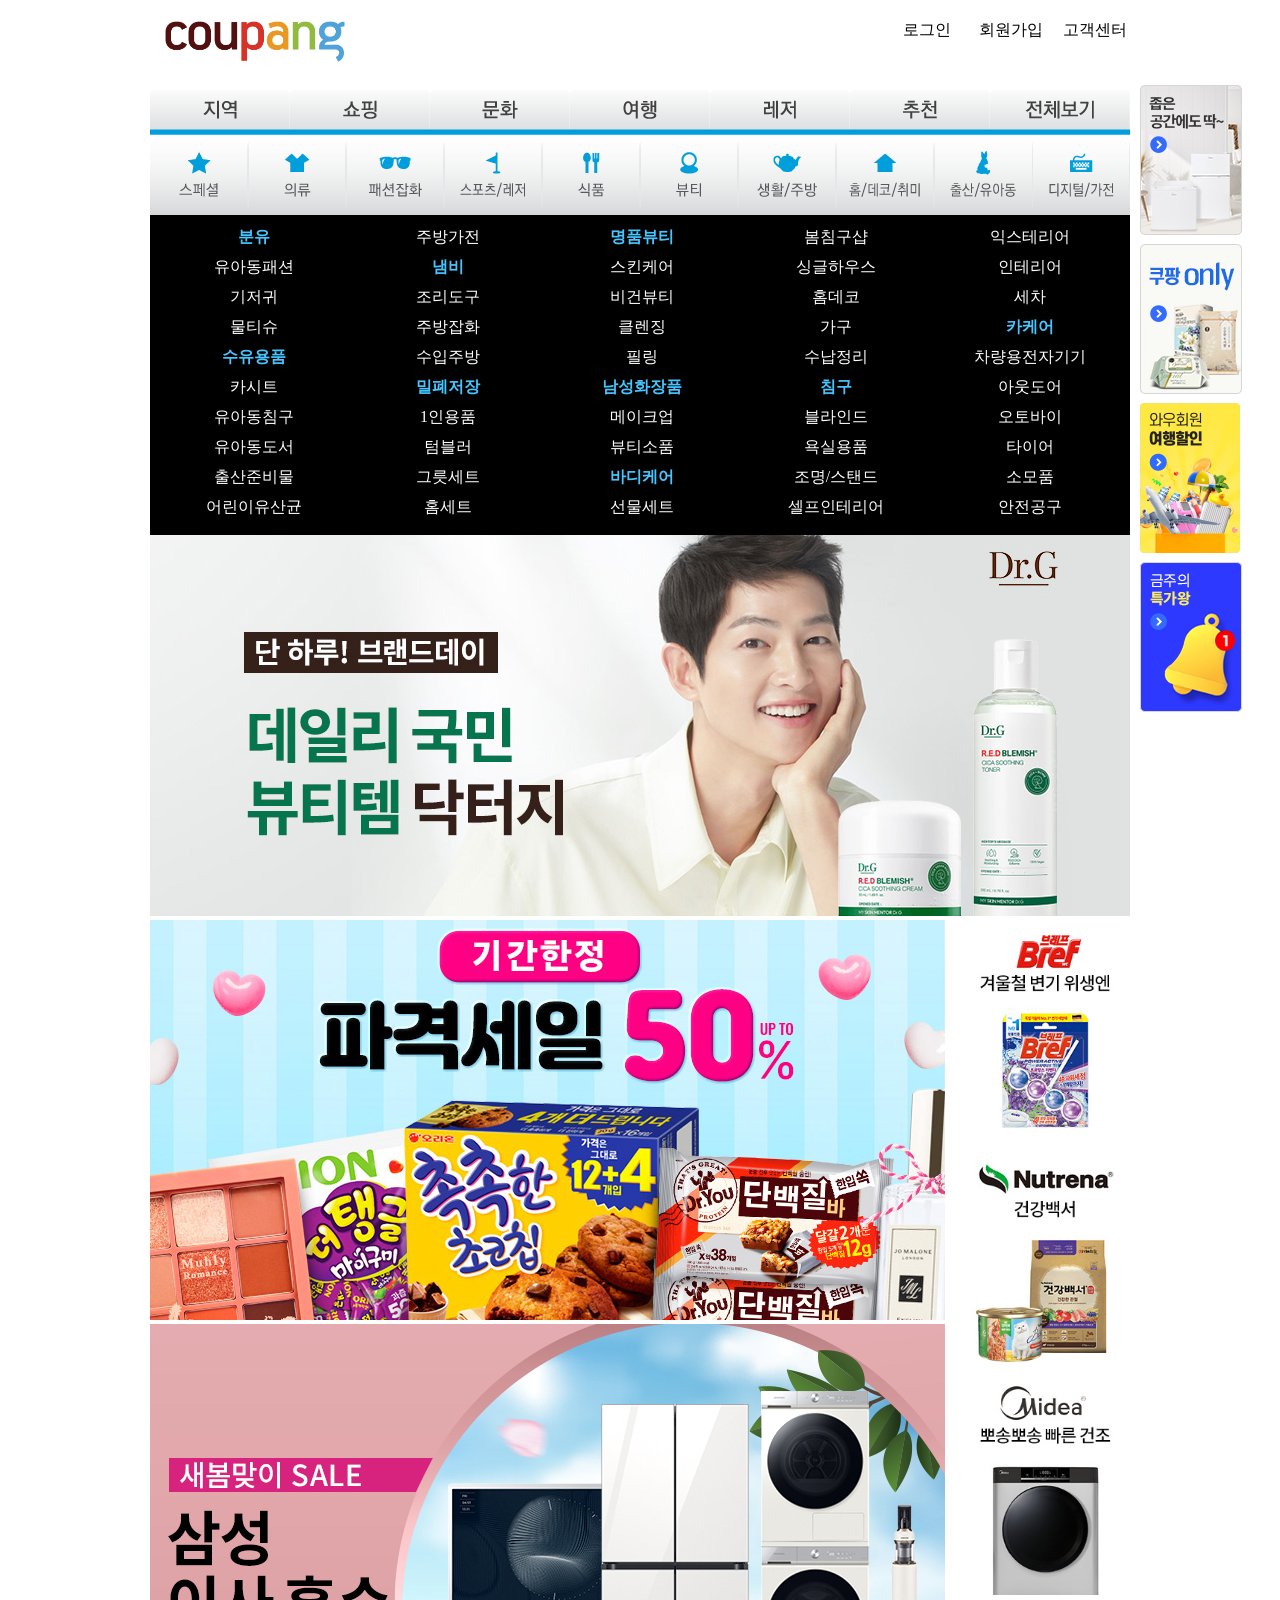
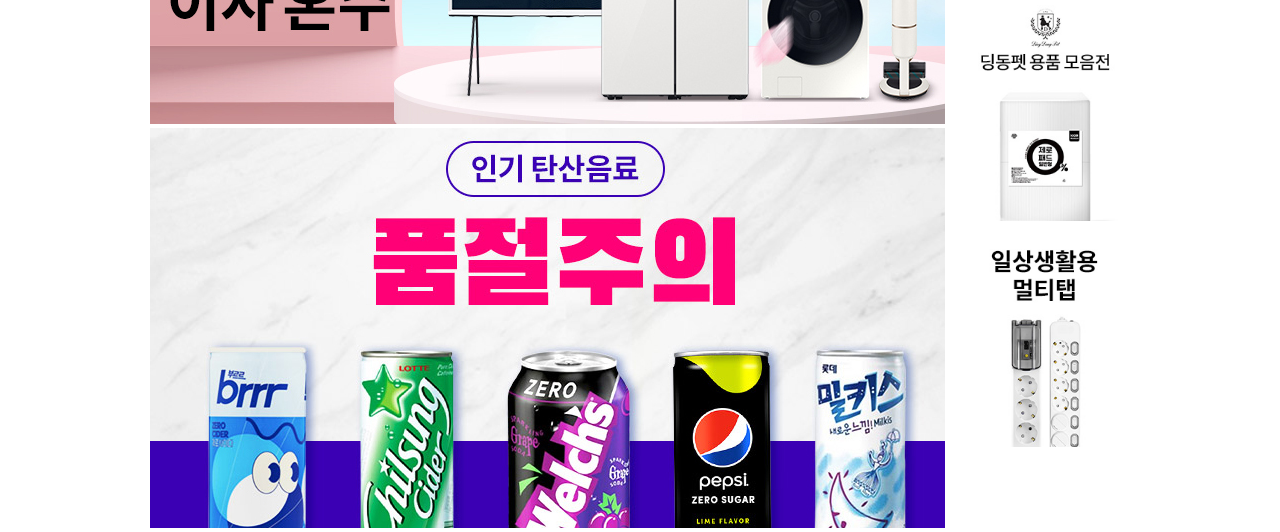
<file: 230307/coupang_page/index.html>
<!DOCTYPE html>
<html lang="ko">
<head>
  <meta charset="UTF-8">
  <meta http-equiv="X-UA-Compatible" content="IE=edge">
  <meta name="viewport" content="width=device-width, initial-scale=1.0">
  <title>쿠팡</title>
  <link rel="stylesheet" href="./style.css">
</head>
<body>
  <header id="main_header">
    <div class="logo">
      <a href="https://www.coupang.com" target="_blank">
        <img src="./img/logo.png" alt="쿠팡로고" width="180px"></a>
    </div>
    <div class="login_menu">
      <span><a href="#">로그인</a></span>
      <span><a href="#">회원가입</a></span>
      <span><a href="#">고객센터</a></span>
    </div>
  </header>
  <aside id="global_aside">
    <a href="#"><img src="./img/aside_1.jpg" alt="banner1"></a>
    <a href="#"><img src="./img/aside_2.jpg" alt="banner2"></a>
    <a href="#"><img src="./img/aside_3.jpg" alt="banner3" width="100px"></a>
    <a href="#"><img src="./img/aside_4.jpg" alt="banner4"></a>
  </aside>
  <nav id="top_gnb">
    <div class="menu item1"></div>
    <div class="menu item2"></div>
    <div class="menu item3"></div>
    <div class="menu item4"></div>
    <div class="menu item5"></div>
    <div class="menu item6"></div>
    <div class="menu item7"></div>
  </nav>
  <nav id="bottom_gnb">
    <div class="menu item1"></div>
    <div class="menu item2"></div>
    <div class="menu item3"></div>
    <div class="menu item4"></div>
    <div class="menu item5"></div>
    <div class="menu item6"></div>
    <div class="menu item7"></div>
    <div class="menu item8"></div>
    <div class="menu item9"></div>
    <div class="menu item10"></div>
  </nav>
  <!--list li-->
  <div id="detail_list">
    <ul class="column1">
      <li class="header"><p>분유</p></li>
      <li>유아동패션</li>
      <li>기저귀</li>
      <li>물티슈</li>
      <li class="header">수유용품</li>
      <li>카시트</li>
      <li>유아동침구</li>
      <li>유아동도서</li>
      <li>출산준비물</li>
      <li>어린이유산균</li>
    </ul>
    <ul class="column2">
      <li>주방가전</li>
      <li class="header"><p>냄비</p></li>
      <li>조리도구</li>
      <li>주방잡화</li>
      <li>수입주방</li>
      <li class="header">밀폐저장</li>
      <li>1인용품</li>
      <li>텀블러</li>
      <li>그릇세트</li>
      <li>홈세트</li>
    </ul>
    <ul class="column3">
      <li class="header"><p>명품뷰티</p></li>
      <li>스킨케어</li>
      <li>비건뷰티</li>
      <li>클렌징</li>
      <li>필링</li>
      <li class="header">남성화장품</li>
      <li>메이크업</li>
      <li>뷰티소품</li>
      <li class="header">바디케어</li>
      <li>선물세트</li>
    </ul>
    <ul class="column4">
      <li>봄침구샵</li>
      <li>싱글하우스</li>
      <li>홈데코</li>
      <li>가구</li>
      <li>수납정리</li>
      <li class="header">침구</li>
      <li>블라인드</li>
      <li>욕실용품</li>
      <li>조명/스탠드</li>
      <li>셀프인테리어</li>
    </ul>
    <ul class="column5">
      <li>익스테리어</li>
      <li>인테리어</li>
      <li>세차</li>
      <li class="header">카케어</li>
      <li>차량용전자기기</li>
      <li>아웃도어</li>
      <li>오토바이</li>
      <li>타이어</li>
      <li>소모품</li>
      <li>안전공구</li>
    </ul>
  </div>
  <!--content img-->
  <div id="content">
    <section id="product_img">
      <img src="./img/section.jpg" alt="송중기">
    </section>
    <section id="product_sec">
      <article id="product_art">
        <img src="./img/article_1.jpg" alt="">
        <img src="./img/article_2.jpg" alt="">
        <img src="./img/article_3.jpg" alt="">
      </article>
      <aside id="product_aside">
        <a href="#"><img src="./img/product_aside_1.jpg" width="170px" alt=""></a>
        <a href="#"><img src="./img/product_aside_2.jpg" width="170px" alt=""></a>
        <a href="#"><img src="./img/product_aside_3.jpg" width="170px" alt=""></a>
        <a href="#"><img src="./img/product_aside_4.jpg" width="170px" alt=""></a>
        <a href="#"><img src="./img/product_aside_5.jpg" width="170px" alt=""></a>
      </aside>
    </section>
  </div>
</body>
</html>
</file>
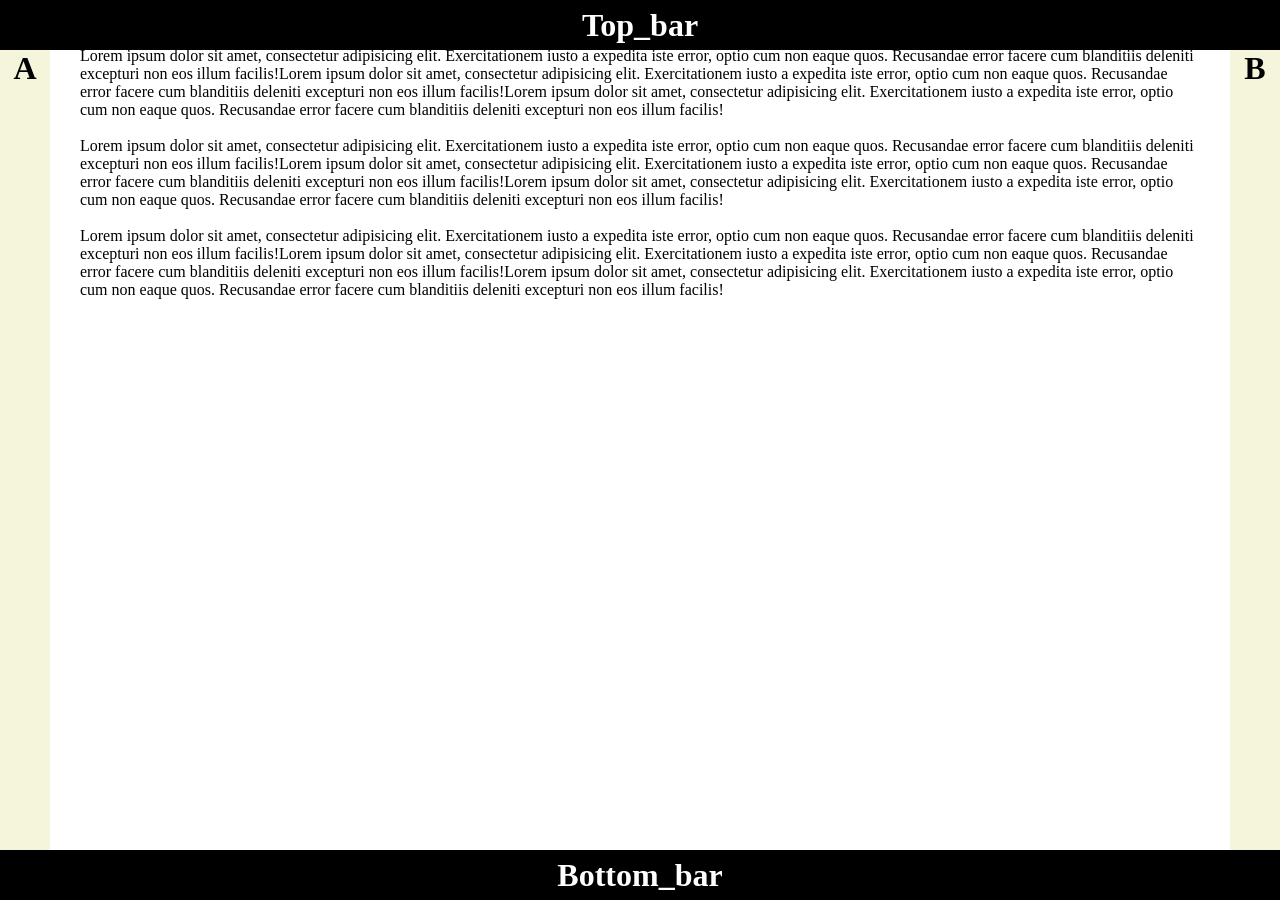
<file: 230307/fix_bar/index.html>
<!DOCTYPE html>
<html lang="ko">
<head>
  <meta charset="UTF-8">
  <meta http-equiv="X-UA-Compatible" content="IE=edge">
  <meta name="viewport" content="width=device-width, initial-scale=1.0">
  <title>Document</title>
  <style>
    * {
      margin: 0; padding: 0;
    }
    html, body {
      height: 100%;
    }
    #top_bar {
      background-color: black;
      color: white;
      position: fixed;
      top: 0; left: 0; right: 0;
      text-align: center;
      line-height: 50px;
      height: 50px;
    }
    #bottom_bar {
      background-color: black;
      color: white;
      position: fixed;
      bottom: 0; left: 0; right: 0;
      text-align: center;
      line-height: 50px;
      height: 50px;
    }
    #left_bar {
      background-color: beige;
      color: black;
      position: fixed;
      top: 50px; bottom: 50px; left: 0;
      width: 50px;
      text-align: center;
    }
    #right_bar {
      background-color: beige;
      color: black;
      position: fixed;
      top: 50px; bottom: 50px; right: 0;
      width: 50px;
      text-align: center;
    }
    article {
      padding: 20px 80px;
    }
  </style>
</head>
<body>
  <div id="top_bar">
    <h1>Top_bar</h1>
  </div>
  <div id="bottom_bar">
    <h1>Bottom_bar</h1>
  </div>
  <div id="left_bar">
    <h1>A</h1>
  </div>
  <div id="right_bar">
    <h1>B</h1>
  </div>
  <article>
    <h1>Lorem ipsum dolor sit amet</h1>
    <p>Lorem ipsum dolor sit amet, consectetur adipisicing elit. Exercitationem iusto a expedita iste error, optio cum non eaque quos. Recusandae error facere cum blanditiis deleniti excepturi non eos illum facilis!Lorem ipsum dolor sit amet, consectetur adipisicing elit. Exercitationem iusto a expedita iste error, optio cum non eaque quos. Recusandae error facere cum blanditiis deleniti excepturi non eos illum facilis!Lorem ipsum dolor sit amet, consectetur adipisicing elit. Exercitationem iusto a expedita iste error, optio cum non eaque quos. Recusandae error facere cum blanditiis deleniti excepturi non eos illum facilis!</p><br />
    <p>Lorem ipsum dolor sit amet, consectetur adipisicing elit. Exercitationem iusto a expedita iste error, optio cum non eaque quos. Recusandae error facere cum blanditiis deleniti excepturi non eos illum facilis!Lorem ipsum dolor sit amet, consectetur adipisicing elit. Exercitationem iusto a expedita iste error, optio cum non eaque quos. Recusandae error facere cum blanditiis deleniti excepturi non eos illum facilis!Lorem ipsum dolor sit amet, consectetur adipisicing elit. Exercitationem iusto a expedita iste error, optio cum non eaque quos. Recusandae error facere cum blanditiis deleniti excepturi non eos illum facilis!</p><br />
    <p>Lorem ipsum dolor sit amet, consectetur adipisicing elit. Exercitationem iusto a expedita iste error, optio cum non eaque quos. Recusandae error facere cum blanditiis deleniti excepturi non eos illum facilis!Lorem ipsum dolor sit amet, consectetur adipisicing elit. Exercitationem iusto a expedita iste error, optio cum non eaque quos. Recusandae error facere cum blanditiis deleniti excepturi non eos illum facilis!Lorem ipsum dolor sit amet, consectetur adipisicing elit. Exercitationem iusto a expedita iste error, optio cum non eaque quos. Recusandae error facere cum blanditiis deleniti excepturi non eos illum facilis!</p><br />
  </article>
</body>
</html>
</file>
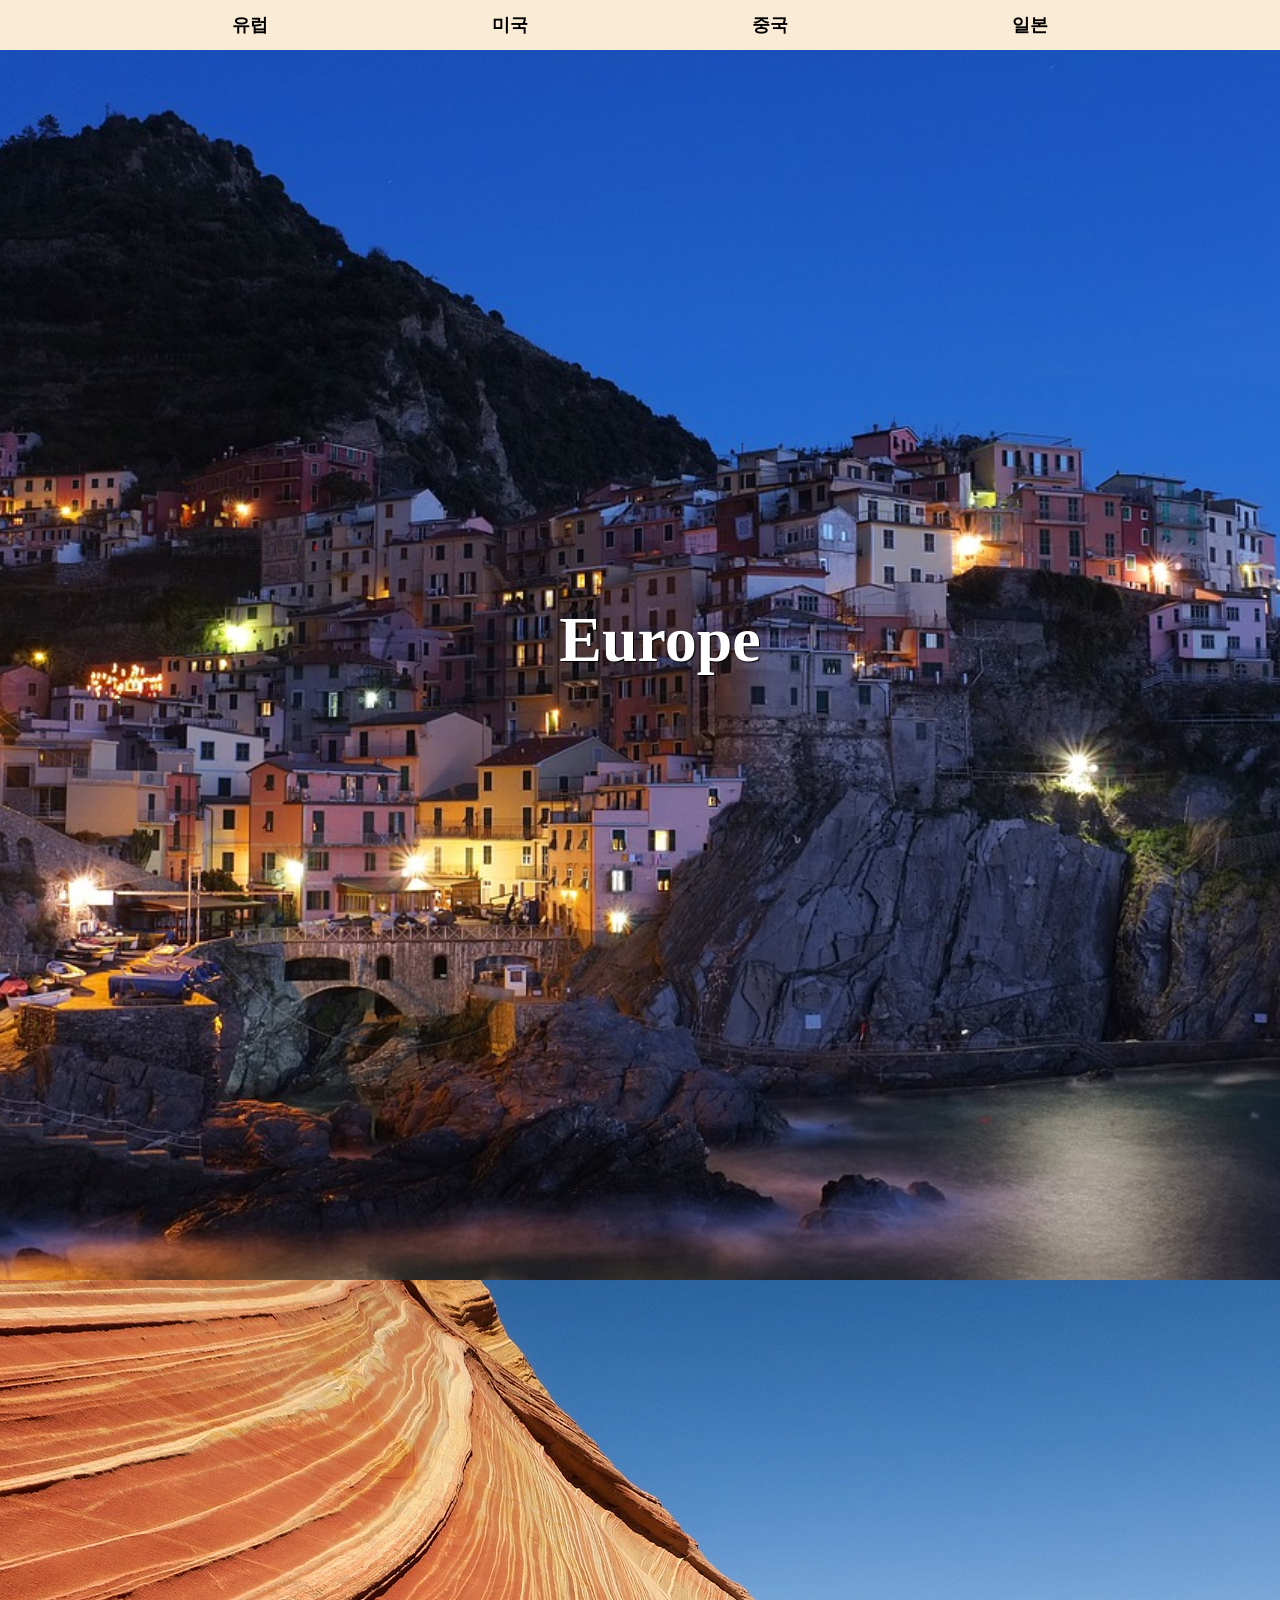
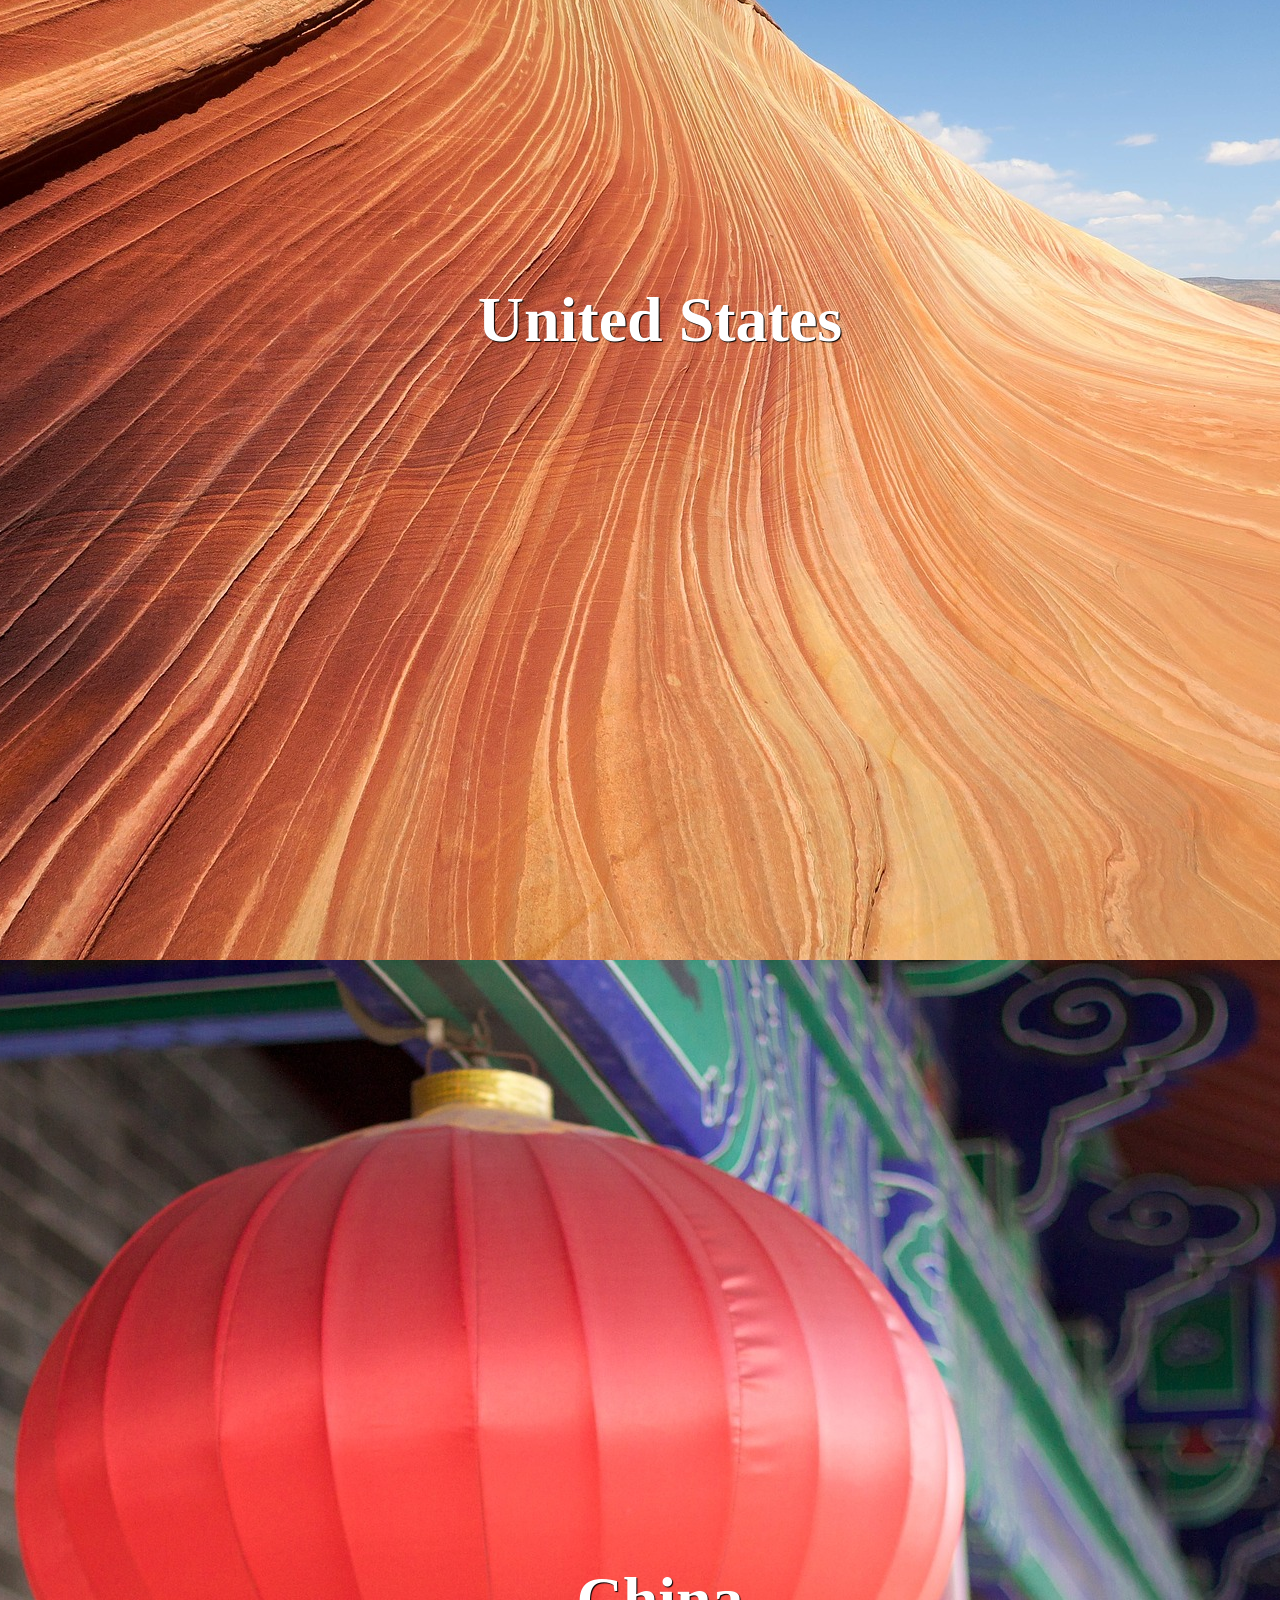
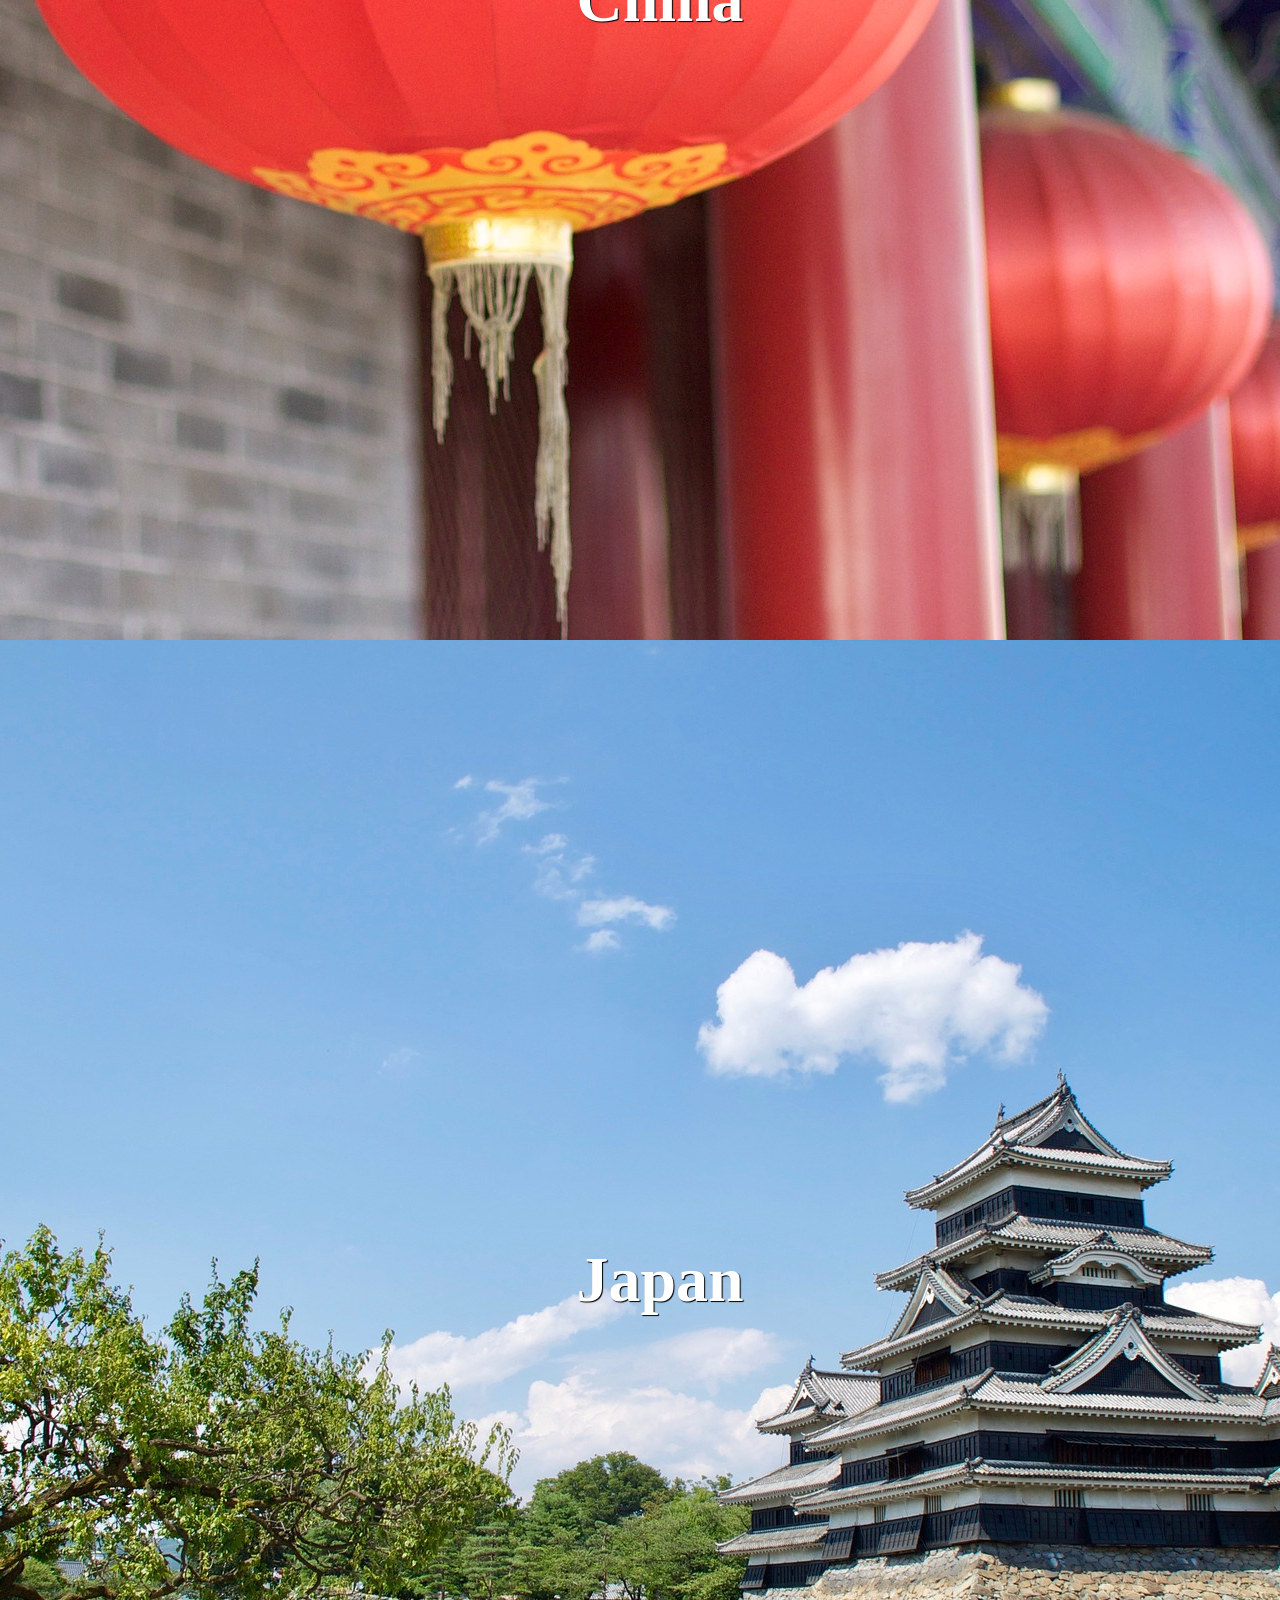
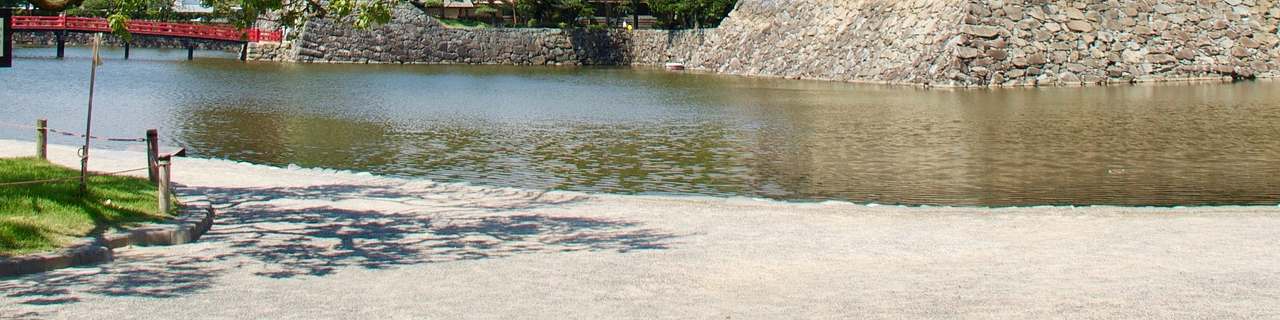
<file: 230307/onepage/index.html>
<!DOCTYPE html>
<html lang="ko">
<head>
  <meta charset="UTF-8">
  <meta http-equiv="X-UA-Compatible" content="IE=edge">
  <meta name="viewport" content="width=device-width, initial-scale=1.0">
  <title>Document</title>
  <link rel="stylesheet" href="./style.css">
  <script src="https://code.jquery.com/jquery-3.6.3.js"></script>
  <script src="./js/script.js"></script>
  <script src="./js/scrollTo.js"></script>
</head>
<body>
  <nav>
    <a class="nav-btn" href="#eu">유럽</a>
    <a class="nav-btn" href="#us">미국</a>
    <a class="nav-btn" href="#cn">중국</a>
    <a class="nav-btn" href="#jp">일본</a>
  </nav>
  <section class="page1" id="eu">
    <h2>Europe</h2>
  </section>
  <section class="page2" id="us">
    <h2>United States</h2>
  </section>
  <section class="page3" id="cn">
    <h2>China</h2>
  </section>
  <section class="page4" id="jp">
    <h2>Japan</h2>
  </section>
</body>
</html>
</file>
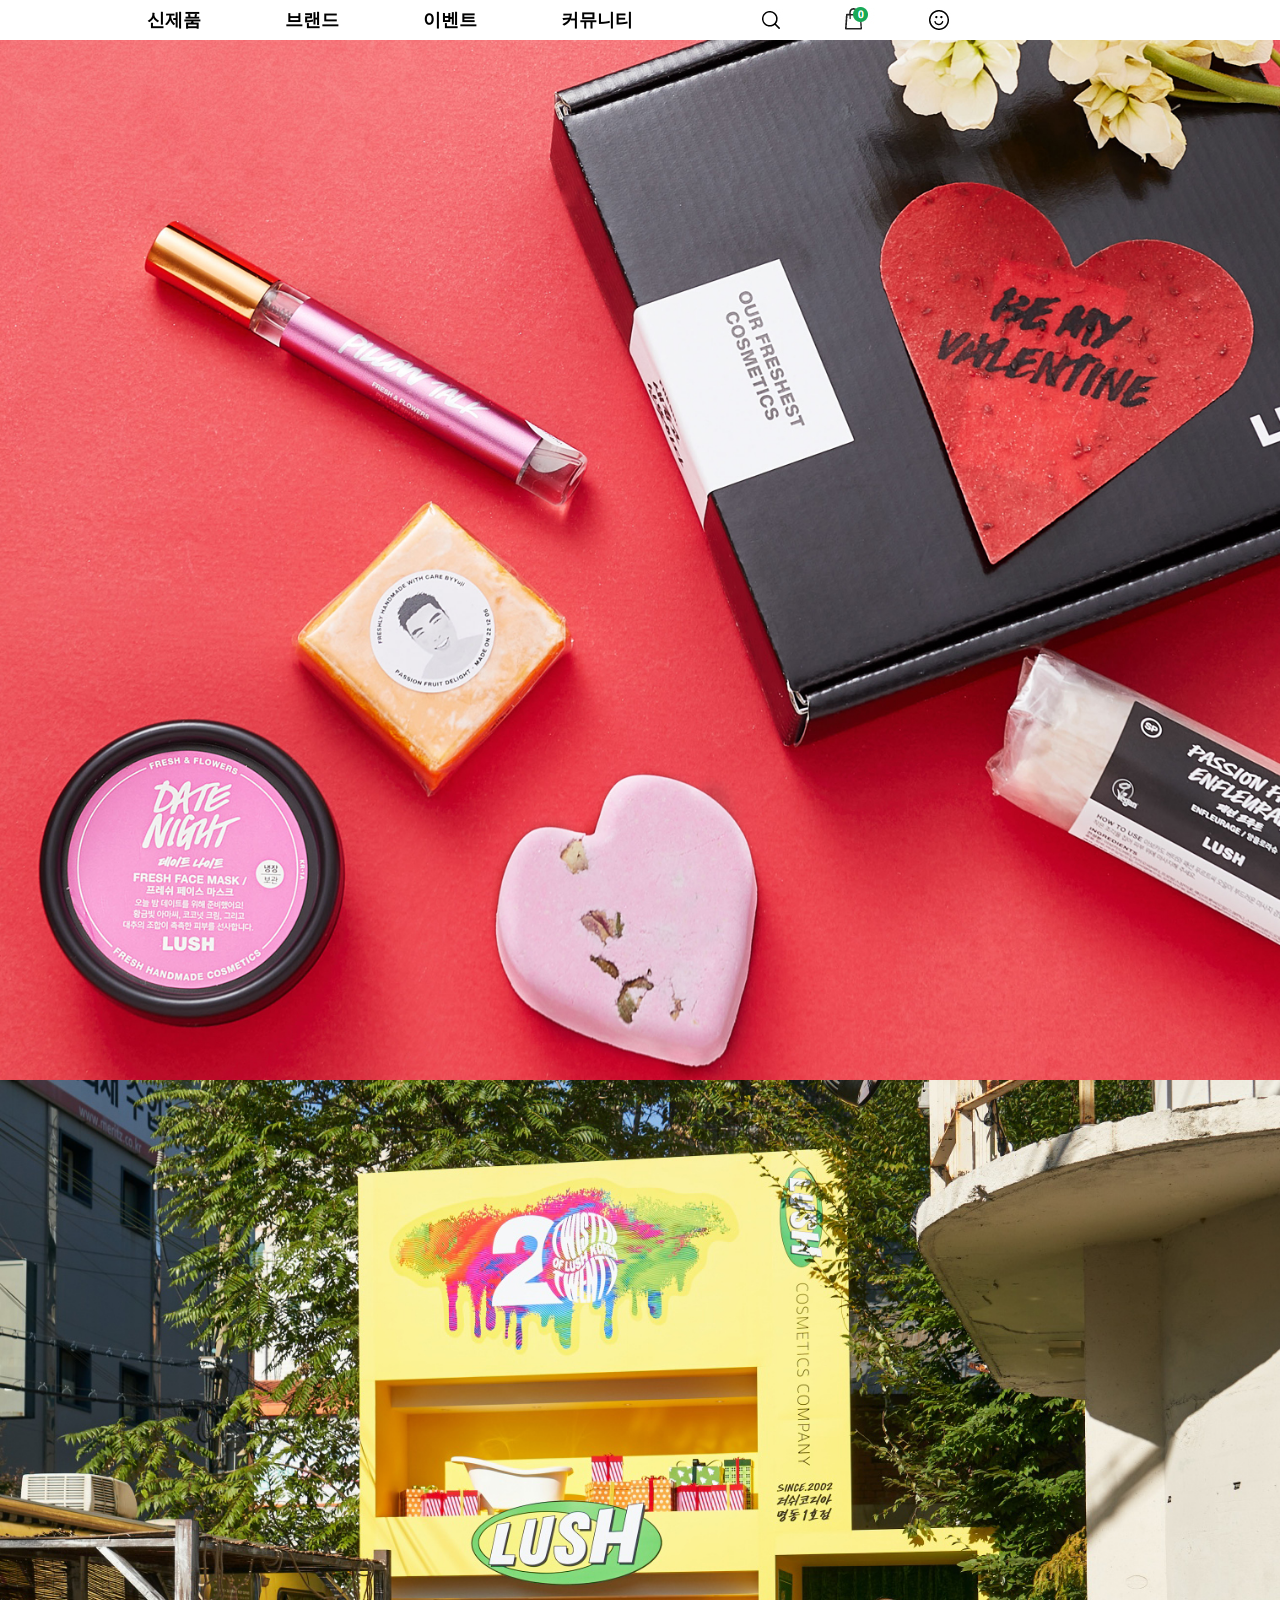
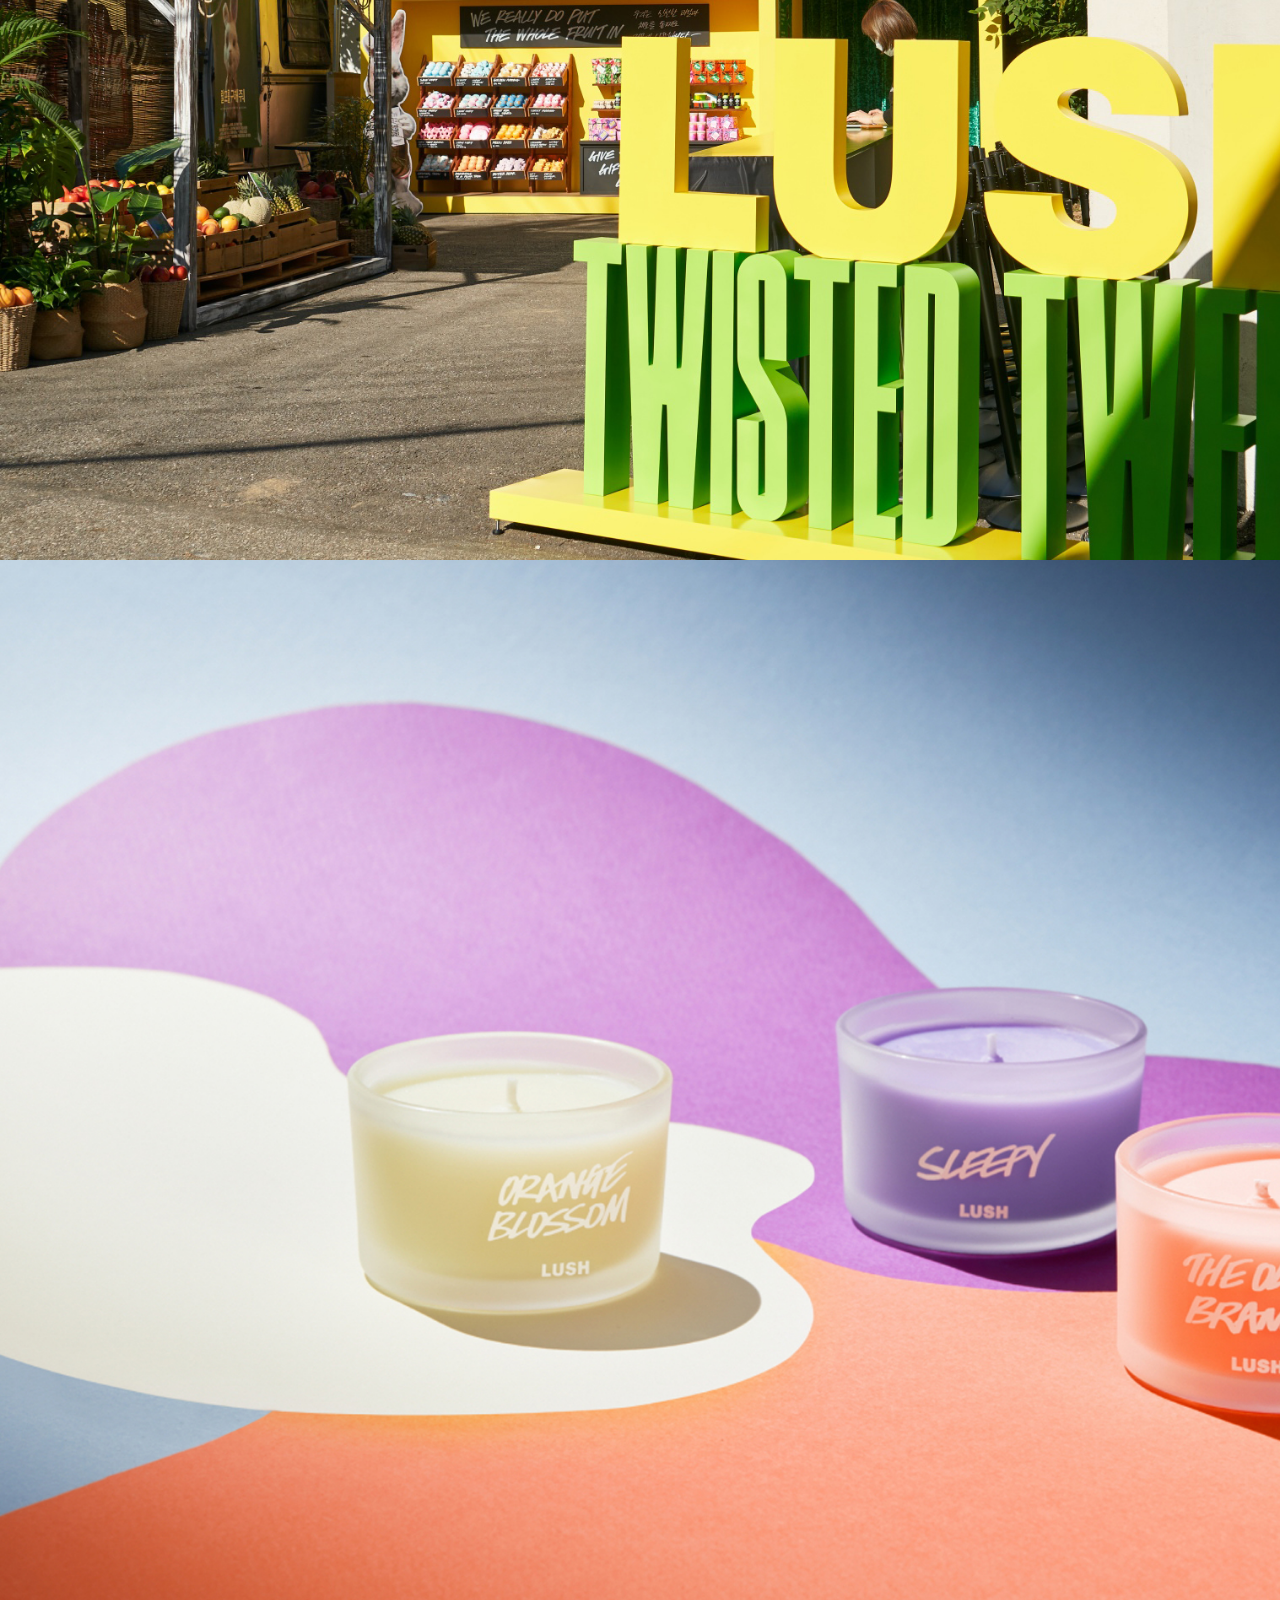
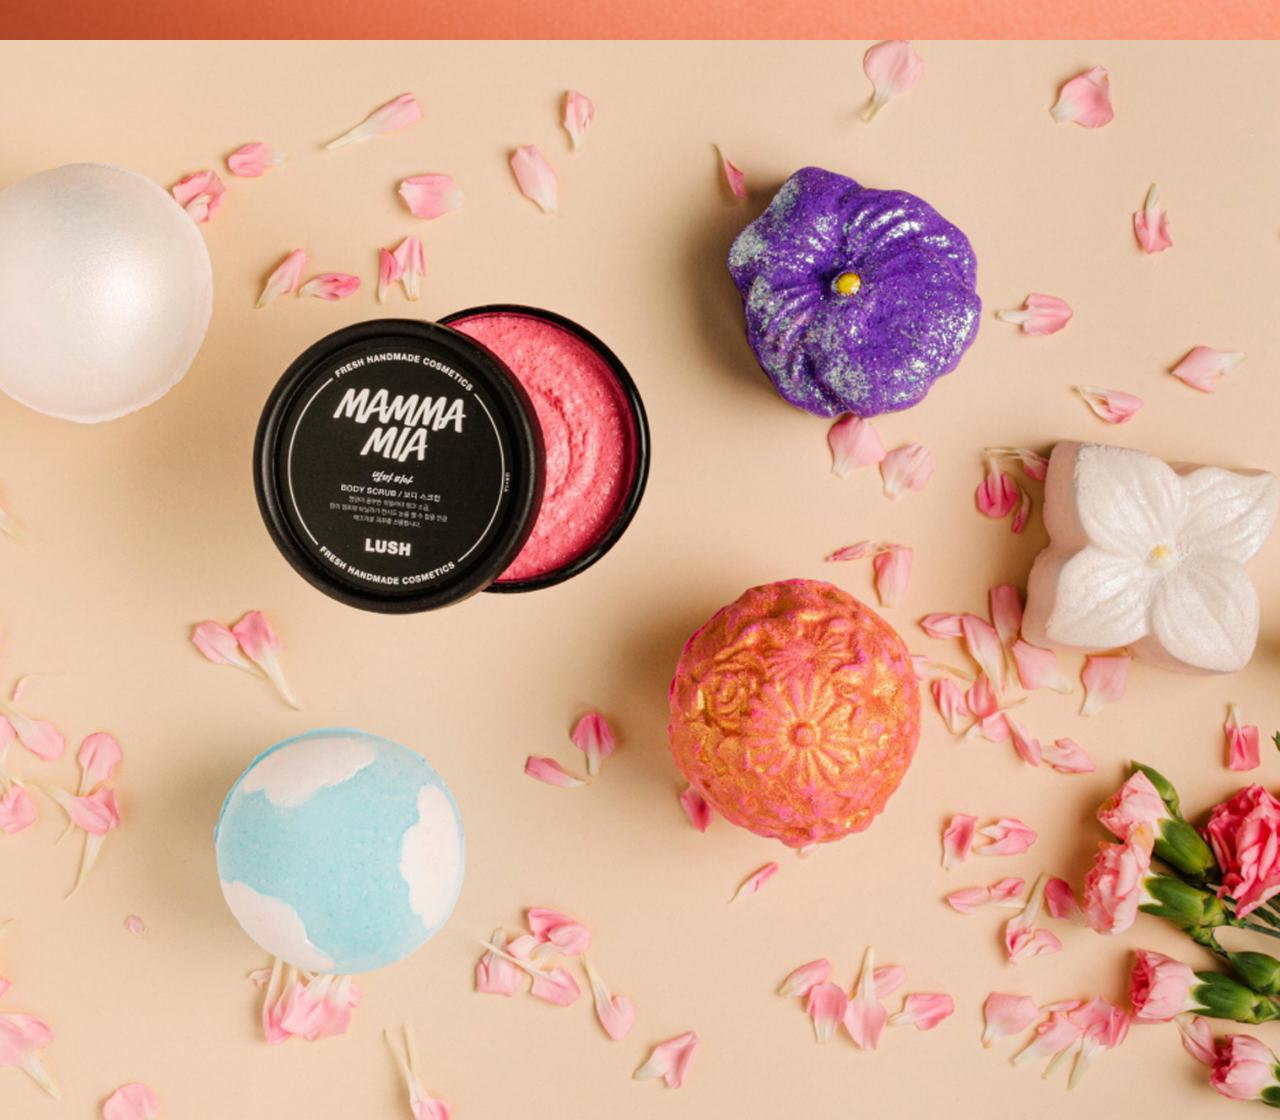
<file: 230307/responsive_onepage/index.html>
<!DOCTYPE html>
<html lang="ko">
<head>
  <meta charset="UTF-8">
  <meta http-equiv="X-UA-Compatible" content="IE=edge">
  <meta name="viewport" content="width=device-width, initial-scale=1.0">
  <title>Document</title>
  <link rel="stylesheet" href="./style.css">
  <link rel="stylesheet" href="https://code.jquery.com/jquery-3.6.3.js">
  <link rel="stylesheet" href="./script.js">
</head>
<body>
  <input type="checkbox" id="menuicon">
  <label for="menuicon">
    <span></span>
    <span></span>
    <span></span>
  </label>
  <div id="sidebar">
    <ul>
      <div class="menu top">
        <li><a href="#new">신제품</a></li>
        <li><a href="#brand">브랜드</a></li>
        <li><a href="#event">이벤트</a></li>
        <li><a href="#community">커뮤니티</a></li>
      </div>
      <div class="menu bottom">
        <li><a href="#">상세검색</a></li>
        <li><a href="#">장바구니</a></li>
        <li><a href="#">로그인</a></li>
      </div>
    </ul>
  </div>
  <!--PC-->
  <div id="wrap">
    <div id="nav">
      <div id="nav_left">
        <a class="gnb btn" href="#new">신제품</a>
        <a class="gnb btn" href="#brand">브랜드</a>
        <a class="gnb btn" href="#event">이벤트</a>
        <a class="gnb btn" href="#community">커뮤니티</a>
      </div>
      <div id="nav_right">
        <a class="lnb btn" id="btn1" href="#"></a>
        <a class="lnb btn" id="btn2" href="#"></a>
        <a class="lnb btn" id="btn3" href="#"></a>
      </div>
    </div>
  </div>
  <div id="section">
    <section id="new" class="page1"></section>
    <section id="brand" class="page2"></section>
    <section id="event" class="page3"></section>
    <section id="community" class="page4"></section>
  </div>
</body>
</html>
</file>
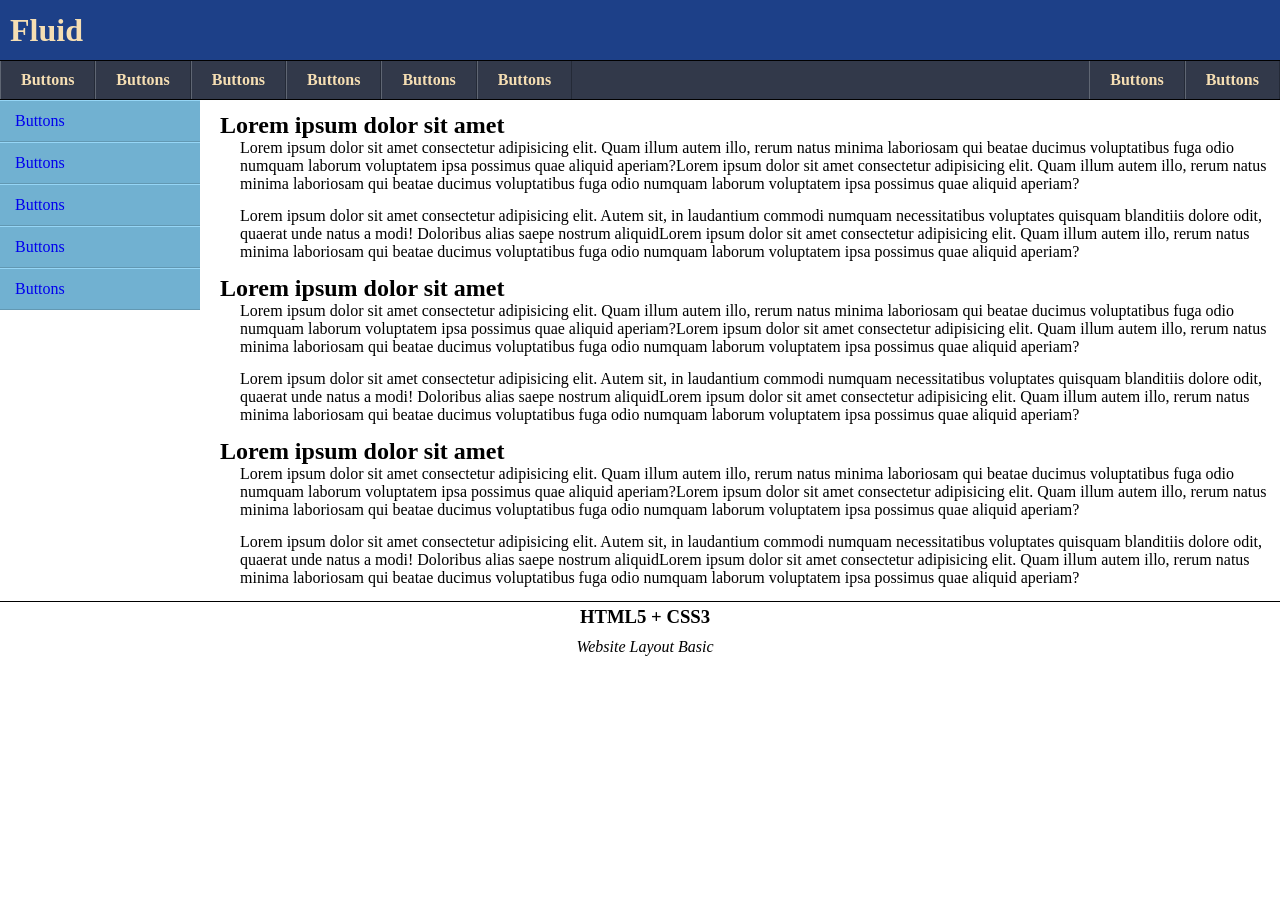
<file: 230307/tablet/index.html>
<!DOCTYPE html>
<html lang="ko">
<head>
  <meta charset="UTF-8">
  <meta http-equiv="X-UA-Compatible" content="IE=edge">
  <meta name="viewport" content="width=device-width, initial-scale=1.0">
  <title>Document</title>
  <link rel="stylesheet" href="./CSS/style.css">
</head>
<body>
  <header id="main_header">
    <h1><a href="#" target="_blank">Fluid</a></h1>
  </header>
  <nav id="main_gnb">
    <ul class="left">
      <li><a href="#">Buttons</a></li>
      <li><a href="#">Buttons</a></li>
      <li><a href="#">Buttons</a></li>
      <li><a href="#">Buttons</a></li>
      <li><a href="#">Buttons</a></li>
      <li><a href="#">Buttons</a></li>
    </ul>
    <ul class="right">
      <li><a href="#">Buttons</a></li>
      <li><a href="#">Buttons</a></li>
    </ul>
  </nav>
  <div id="wrap">
    <nav id="main_lnb">
      <ul>
        <li><a href="#">Buttons</a></li>
        <li><a href="#">Buttons</a></li>
        <li><a href="#">Buttons</a></li>
        <li><a href="#">Buttons</a></li>
        <li><a href="#">Buttons</a></li>
      </ul>
    </nav>
    <div id="content_wrap">
      <div id="content">
        <article>
          <h1>Lorem ipsum dolor sit amet</h1>
          <p>Lorem ipsum dolor sit amet consectetur adipisicing elit. Quam illum autem illo, rerum natus minima laboriosam qui beatae ducimus voluptatibus fuga odio numquam laborum voluptatem ipsa possimus quae aliquid aperiam?Lorem ipsum dolor sit amet consectetur adipisicing elit. Quam illum autem illo, rerum natus minima laboriosam qui beatae ducimus voluptatibus fuga odio numquam laborum voluptatem ipsa possimus quae aliquid aperiam?</p>
          <p>Lorem ipsum dolor sit amet consectetur adipisicing elit. Autem sit, in laudantium commodi numquam necessitatibus voluptates quisquam blanditiis dolore odit, quaerat unde natus a modi! Doloribus alias saepe nostrum aliquidLorem ipsum dolor sit amet consectetur adipisicing elit. Quam illum autem illo, rerum natus minima laboriosam qui beatae ducimus voluptatibus fuga odio numquam laborum voluptatem ipsa possimus quae aliquid aperiam?</p>
        </article>
        <article>
          <h1>Lorem ipsum dolor sit amet</h1>
          <p>Lorem ipsum dolor sit amet consectetur adipisicing elit. Quam illum autem illo, rerum natus minima laboriosam qui beatae ducimus voluptatibus fuga odio numquam laborum voluptatem ipsa possimus quae aliquid aperiam?Lorem ipsum dolor sit amet consectetur adipisicing elit. Quam illum autem illo, rerum natus minima laboriosam qui beatae ducimus voluptatibus fuga odio numquam laborum voluptatem ipsa possimus quae aliquid aperiam?</p>
          <p>Lorem ipsum dolor sit amet consectetur adipisicing elit. Autem sit, in laudantium commodi numquam necessitatibus voluptates quisquam blanditiis dolore odit, quaerat unde natus a modi! Doloribus alias saepe nostrum aliquidLorem ipsum dolor sit amet consectetur adipisicing elit. Quam illum autem illo, rerum natus minima laboriosam qui beatae ducimus voluptatibus fuga odio numquam laborum voluptatem ipsa possimus quae aliquid aperiam?</p>
        </article>
        <article>
          <h1>Lorem ipsum dolor sit amet</h1>
          <p>Lorem ipsum dolor sit amet consectetur adipisicing elit. Quam illum autem illo, rerum natus minima laboriosam qui beatae ducimus voluptatibus fuga odio numquam laborum voluptatem ipsa possimus quae aliquid aperiam?Lorem ipsum dolor sit amet consectetur adipisicing elit. Quam illum autem illo, rerum natus minima laboriosam qui beatae ducimus voluptatibus fuga odio numquam laborum voluptatem ipsa possimus quae aliquid aperiam?</p>
          <p>Lorem ipsum dolor sit amet consectetur adipisicing elit. Autem sit, in laudantium commodi numquam necessitatibus voluptates quisquam blanditiis dolore odit, quaerat unde natus a modi! Doloribus alias saepe nostrum aliquidLorem ipsum dolor sit amet consectetur adipisicing elit. Quam illum autem illo, rerum natus minima laboriosam qui beatae ducimus voluptatibus fuga odio numquam laborum voluptatem ipsa possimus quae aliquid aperiam?</p>
        </article>
      </div>
    </div>
  </div>
  <footer id="main_footer">
    <h3>HTML5 + CSS3</h3>
    <address>Website Layout Basic</address>
  </footer>
</body>
</html>
</file>
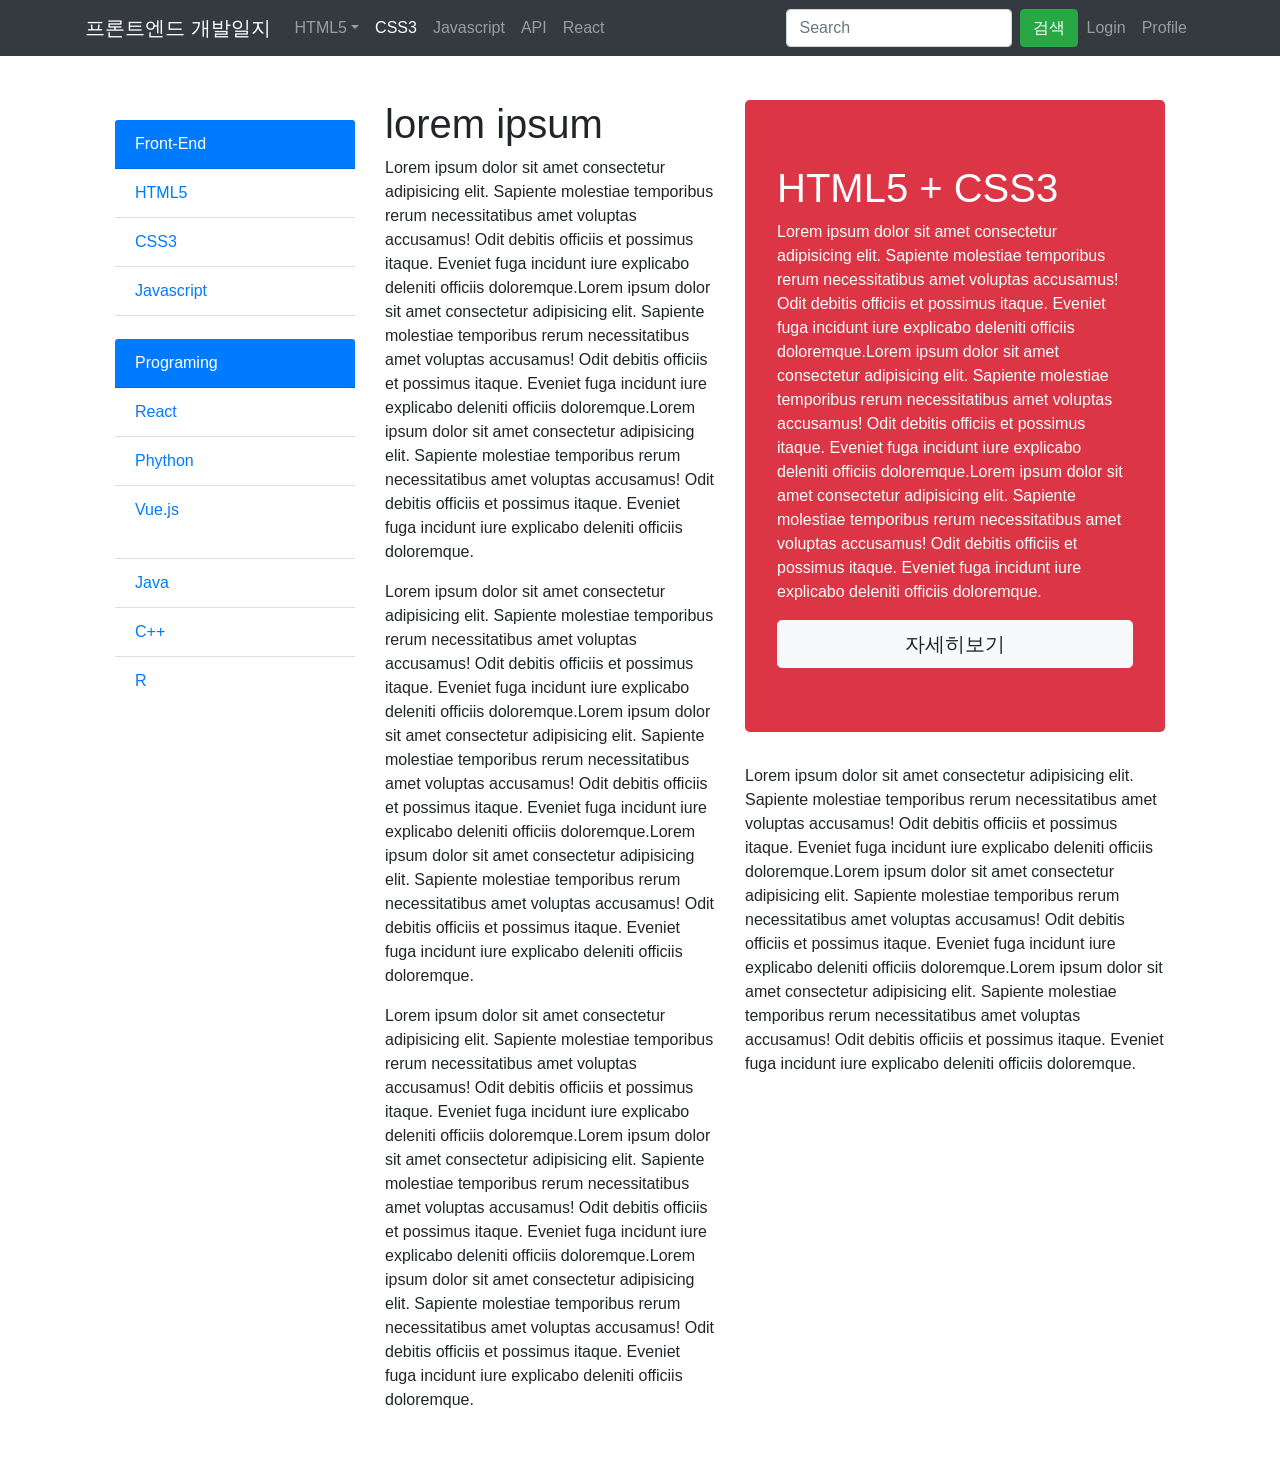
<file: 230309/bootstrap/index.html>
<!DOCTYPE html>
<html lang="ko">
<head>
  <meta charset="UTF-8">
  <meta http-equiv="X-UA-Compatible" content="IE=edge">
  <meta name="viewport" content="width=device-width, initial-scale=1.0">
  <title>Document</title>
  <link rel="stylesheet" href="./style.css">
  <link rel="stylesheet" href="https://cdn.jsdelivr.net/npm/bootstrap@4.2.1/dist/css/bootstrap.min.css" integrity="sha384-GJzZqFGwb1QTTN6wy59ffF1BuGJpLSa9DkKMp0DgiMDm4iYMj70gZWKYbI706tWS" crossorigin="anonymous">
  <script src="https://code.jquery.com/jquery-3.3.1.slim.min.js" integrity="sha384-q8i/X+965DzO0rT7abK41JStQIAqVgRVzpbzo5smXKp4YfRvH+8abtTE1Pi6jizo" crossorigin="anonymous"></script>
  <script src="https://cdn.jsdelivr.net/npm/popper.js@1.14.6/dist/umd/popper.min.js" integrity="sha384-wHAiFfRlMFy6i5SRaxvfOCifBUQy1xHdJ/yoi7FRNXMRBu5WHdZYu1hA6ZOblgut" crossorigin="anonymous"></script>
  <script src="https://cdn.jsdelivr.net/npm/bootstrap@4.2.1/dist/js/bootstrap.min.js" integrity="sha384-B0UglyR+jN6CkvvICOB2joaf5I4l3gm9GU6Hc1og6Ls7i6U/mkkaduKaBhlAXv9k" crossorigin="anonymous"></script>
</head>
<body>
  <div class="navbar navbar-dark bg-dark fixed-top navbar-expand-lg">
    <div class="container">
      <a class="navbar-brand" href="#">프론트엔드 개발일지</a>
      <button class="navbar-toggler" type="button" data-toggle="collapse" data-target="#navbar-content">
        <span class="navbar-toggler-icon"></span>
      </button>
      <div class="collapse navbar-collapse" id="navbar-content">
        <ul class="navbar-nav mr-auto">
          <li class="nav-item dropdown">
            <a class="nav-link dropdown-toggle" data-toggle="dropdown" href="#">HTML5</a>
            <div class="dropdown-menu">
              <a class="dropdown-item" href="#">Block Tag</a>
              <a class="dropdown-item" href="#">Table</a>
              <div class="dropdown-divider"></div>
              <a class="dropdown-item" href="#">List Tag</a>
            </div>
          </li>
          <li class="nav-item">
            <a class="nav-link text-white" href="#">CSS3</a>
          </li>
          <li class="nav-item">
            <a class="nav-link" href="#">Javascript</a>
          </li>
          <li class="nav-item">
            <a class="nav-link" href="#">API</a>
          </li>
          <li class="nav-item">
            <a class="nav-link" href="#">React</a>
          </li>
        </ul>
        <form class="form-inline" action="/action_page.php">
          <input class="form-control mr-sm-2" type="text" placeholder="Search">
          <button class="btn btn-success" type="submit">검색</button>
        </form>
        <ul class="nav navbar-nav navbar-right">
          <li class="nav-item">
            <a class="nav-link" href="#">Login</a>
          </li>
          <li class="nav-item">
            <a class="nav-link" href="#">Profile</a>
          </li>
        </ul>
      </div>
    </div>
  </div>
  <div class="container">
    <div class="row">
      <div class="col-md-3 box">
        <div class="card-header bg-primary text-white">Front-End</div>
          <ul class="list-group list-group-flush">
            <li class="list-group-item list-group-item-action"><a href="#">HTML5</a></li>
            <li class="list-group-item list-group-item-action"><a href="#">CSS3</a></li>
            <li class="list-group-item list-group-item-action"><a href="#">Javascript</a></li>
            <br>
          </ul>
        <div>
          <div class="card-header bg-primary text-white">Programing</div>
            <ul class="list-group list-group-flush">
              <li class="list-group-item list-group-item-action"><a href="#">React</a></li>
              <li class="list-group-item list-group-item-action"><a href="#">Phython</a></li>
              <li class="list-group-item list-group-item-action"><a href="#">Vue.js</a></li>
            </ul>
          </div>
          <br>
          <ul class="list-group list-group-flush">
            <li class="list-group-item list-group-item-action"><a href="#">Java</a></li>
            <li class="list-group-item list-group-item-action"><a href="#">C++</a></li>
            <li class="list-group-item list-group-item-action"><a href="#">R</a></li>
          </ul>
      </div>
      <div class="col-md-4">
        <h1>lorem ipsum</h1>
        <p>Lorem ipsum dolor sit amet consectetur adipisicing elit. Sapiente molestiae temporibus rerum necessitatibus amet voluptas accusamus! Odit debitis officiis et possimus itaque. Eveniet fuga incidunt iure explicabo deleniti officiis doloremque.Lorem ipsum dolor sit amet consectetur adipisicing elit. Sapiente molestiae temporibus rerum necessitatibus amet voluptas accusamus! Odit debitis officiis et possimus itaque. Eveniet fuga incidunt iure explicabo deleniti officiis doloremque.Lorem ipsum dolor sit amet consectetur adipisicing elit. Sapiente molestiae temporibus rerum necessitatibus amet voluptas accusamus! Odit debitis officiis et possimus itaque. Eveniet fuga incidunt iure explicabo deleniti officiis doloremque.</p>
        <p>Lorem ipsum dolor sit amet consectetur adipisicing elit. Sapiente molestiae temporibus rerum necessitatibus amet voluptas accusamus! Odit debitis officiis et possimus itaque. Eveniet fuga incidunt iure explicabo deleniti officiis doloremque.Lorem ipsum dolor sit amet consectetur adipisicing elit. Sapiente molestiae temporibus rerum necessitatibus amet voluptas accusamus! Odit debitis officiis et possimus itaque. Eveniet fuga incidunt iure explicabo deleniti officiis doloremque.Lorem ipsum dolor sit amet consectetur adipisicing elit. Sapiente molestiae temporibus rerum necessitatibus amet voluptas accusamus! Odit debitis officiis et possimus itaque. Eveniet fuga incidunt iure explicabo deleniti officiis doloremque.</p>
        <p>Lorem ipsum dolor sit amet consectetur adipisicing elit. Sapiente molestiae temporibus rerum necessitatibus amet voluptas accusamus! Odit debitis officiis et possimus itaque. Eveniet fuga incidunt iure explicabo deleniti officiis doloremque.Lorem ipsum dolor sit amet consectetur adipisicing elit. Sapiente molestiae temporibus rerum necessitatibus amet voluptas accusamus! Odit debitis officiis et possimus itaque. Eveniet fuga incidunt iure explicabo deleniti officiis doloremque.Lorem ipsum dolor sit amet consectetur adipisicing elit. Sapiente molestiae temporibus rerum necessitatibus amet voluptas accusamus! Odit debitis officiis et possimus itaque. Eveniet fuga incidunt iure explicabo deleniti officiis doloremque.</p>
      </div>
      <div class="col-md-5">
        <div class="jumbotron bg-danger text-white">
          <h1>HTML5 + CSS3</h1>
        <p>Lorem ipsum dolor sit amet consectetur adipisicing elit. Sapiente molestiae temporibus rerum necessitatibus amet voluptas accusamus! Odit debitis officiis et possimus itaque. Eveniet fuga incidunt iure explicabo deleniti officiis doloremque.Lorem ipsum dolor sit amet consectetur adipisicing elit. Sapiente molestiae temporibus rerum necessitatibus amet voluptas accusamus! Odit debitis officiis et possimus itaque. Eveniet fuga incidunt iure explicabo deleniti officiis doloremque.Lorem ipsum dolor sit amet consectetur adipisicing elit. Sapiente molestiae temporibus rerum necessitatibus amet voluptas accusamus! Odit debitis officiis et possimus itaque. Eveniet fuga incidunt iure explicabo deleniti officiis doloremque.</p>
        <a class="btn btn-light btn-lg btn-block" href="#">자세히보기</a>
        </div>
        <p>Lorem ipsum dolor sit amet consectetur adipisicing elit. Sapiente molestiae temporibus rerum necessitatibus amet voluptas accusamus! Odit debitis officiis et possimus itaque. Eveniet fuga incidunt iure explicabo deleniti officiis doloremque.Lorem ipsum dolor sit amet consectetur adipisicing elit. Sapiente molestiae temporibus rerum necessitatibus amet voluptas accusamus! Odit debitis officiis et possimus itaque. Eveniet fuga incidunt iure explicabo deleniti officiis doloremque.Lorem ipsum dolor sit amet consectetur adipisicing elit. Sapiente molestiae temporibus rerum necessitatibus amet voluptas accusamus! Odit debitis officiis et possimus itaque. Eveniet fuga incidunt iure explicabo deleniti officiis doloremque.</p>
      </div>
    </div>
    
  </div>
</body>
</html>
</file>
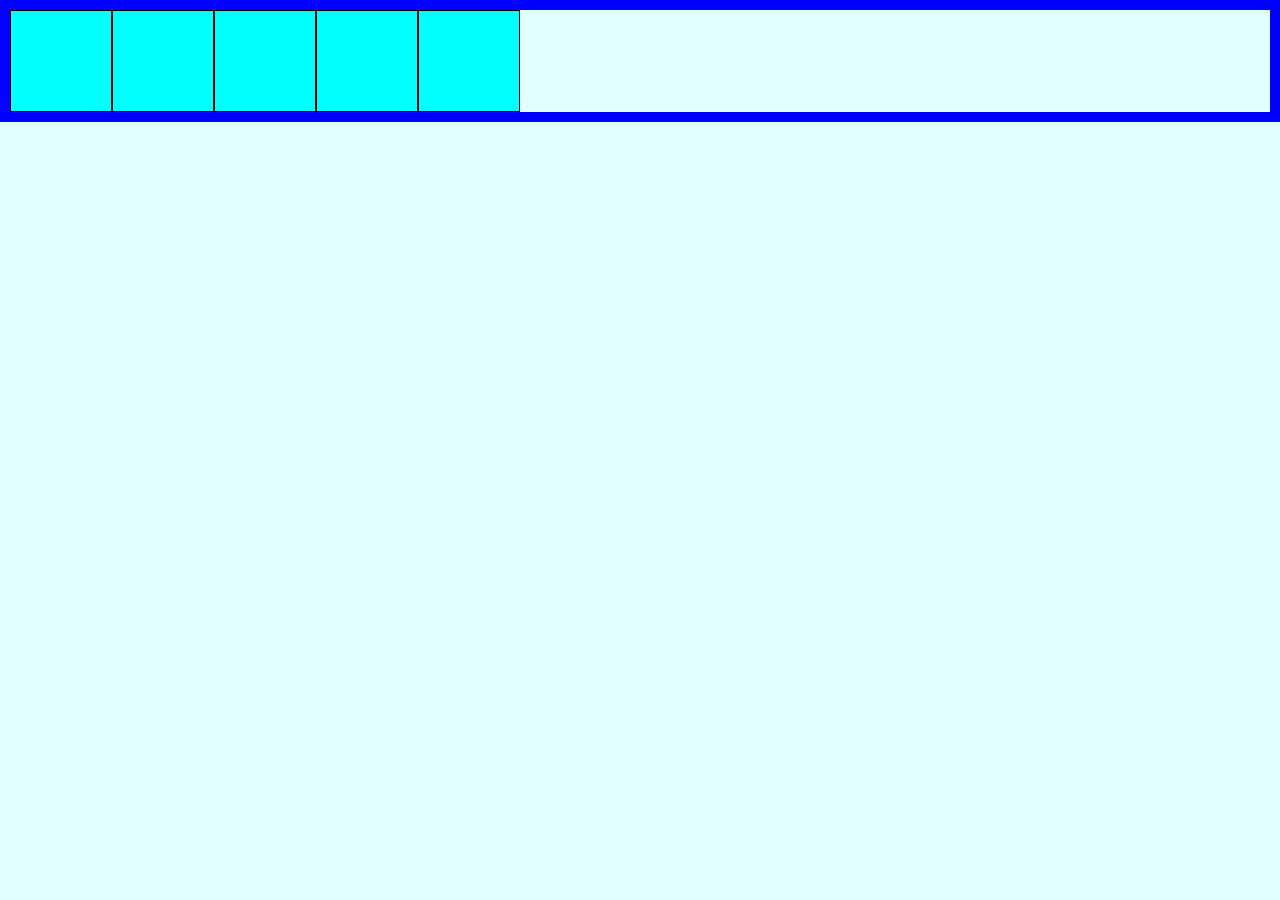
<file: 230310/flex/index.html>
<!DOCTYPE html>
<html lang="ko">
<head>
  <meta charset="UTF-8">
  <meta http-equiv="X-UA-Compatible" content="IE=edge">
  <meta name="viewport" content="width=device-width, initial-scale=1.0">
  <title>Document</title>
  <style>
    * {
      margin: 0; padding: 0;
    }
    main {
      width: 100%;
      height: 100vh;
      background-color: lightcyan;
    }
    section {
      border: 10px solid blue;
      display: flex; /*flex는 inline처럼 세로로있던 article을 세로로 바꿈*/
                            /*부모는 inline이지만 자녀는 block이라 article 5개 꽉채운 상자가 됨*/
                            /*flex는 article 5개 하고도 뒤에 공백이 있음 덜채운 상자처럼*/
      flex-direction: row;
      flex-wrap: wrap; /*화면 줄였을때 박스가 공간이 모자라면 내려옴 안쓰면 반응형처럼 됨*/
      /* = flex-flow: row wrap*/
      /* justify-content: flex-end; 시작위치 좌우 바꿔줌 /center; 가운데 / space-between; 사이사이 공간 생김**/
    }
    article {
      width: 100px; height: 100px;
      background-color: aqua;
      border: 1px solid black;
    }
  </style>
</head>
<body>
  <main>
    <section>
      <article></article>
      <article></article>
      <article></article>
      <article></article>
      <article></article>
    </section>
  </main>
</body>
</html>
</file>
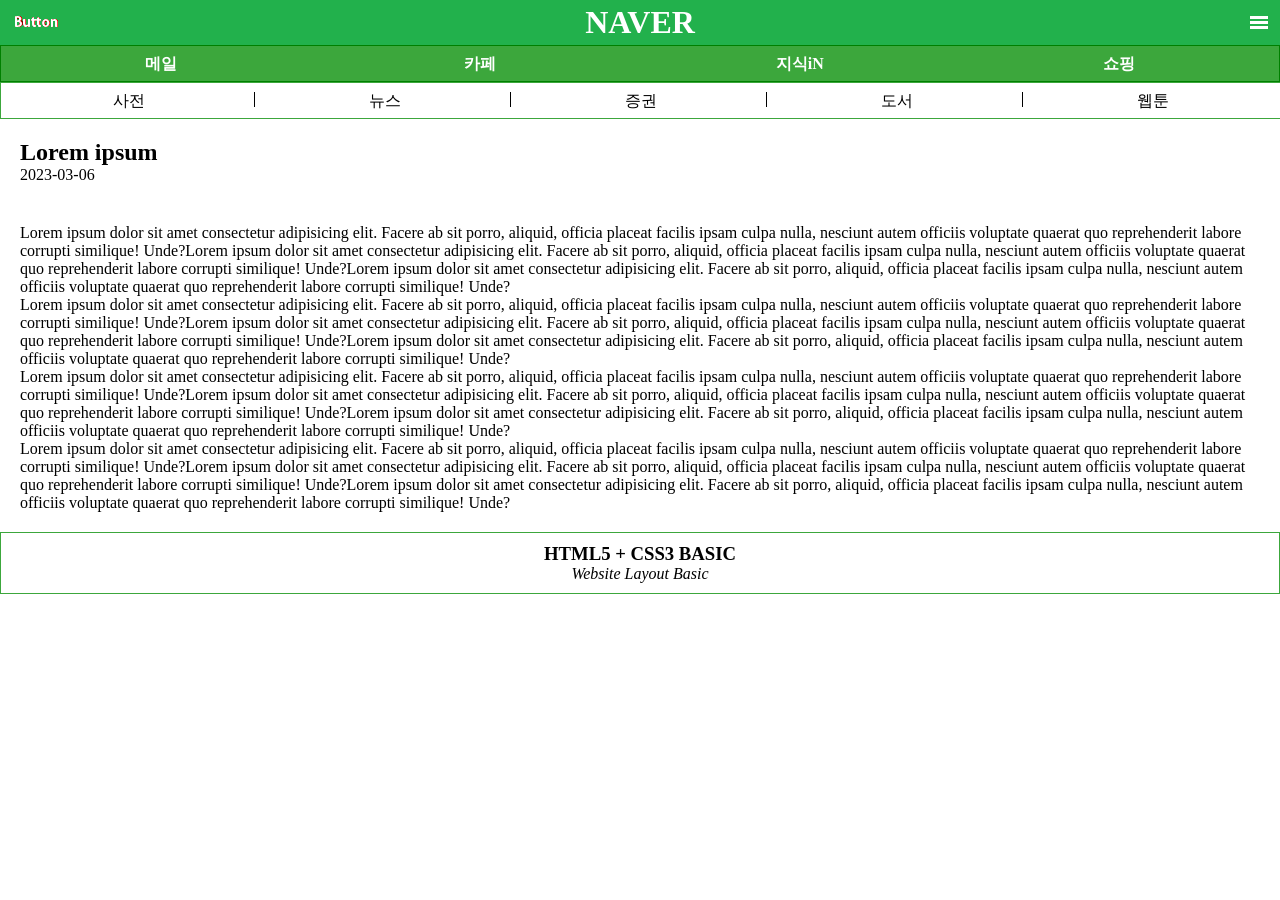
<file: 230306/230306/모바일화면/index.html>
<!DOCTYPE html>
<html lang="ko">
<head>
  <meta charset="UTF-8">
  <meta http-equiv="X-UA-Compatible" content="IE=edge">
  <meta name="viewport" content="width=device-width, initial-scale=1.0">
  <title>Document</title>
  <link rel="stylesheet" href="./style.css">
</head>
<body>
  <input type="checkbox" id="toggle">
  <div id="wrap">
    <header id="main_header">
      <a href="https://www.naver.com" class="left" target="_blank"></a>
      <h1>NAVER</h1>
      <label for="toggle" class="right"></label>
    </header>
    <div id="toggle_gnb_wrap">
      <div id="toggle_gnb">
        <ul>
          <div id="toggle_top">
            <li><a href="#">푸드</a></li>
            <li><a href="#">키즈</a></li>
            <li><a href="#">아트</a></li>
            <li><a href="#">뷰티</a></li>
          </div>
          <div id="toggle_bottom">
            <li><a href="#">럭셔리</a></li>
            <li><a href="#">팻</a></li>
            <li><a href="#">장보기</a></li>
            <li><a href="#">리빙</a></li>
          </div>
        </ul>
      </div>
    </div>
    <nav id="top_gnb">
      <div><a href="#">메일</a></div>
      <div><a href="#">카페</a></div>
      <div><a href="#">지식iN</a></div>
      <div><a href="#">쇼핑</a></div>
    </nav>
    <nav id="bottom_gnb">
      <div><a href="#">사전</a></div>
      <div><a href="#">뉴스</a></div>
      <div><a href="#">증권</a></div>
      <div><a href="#">도서</a></div>
      <div><a href="#">웹툰</a></div>
    </nav>
    <section id="main_section">
      <header id="section_header">
        <h1>Lorem ipsum</h1>
        <time>2023-03-06</time>
      </header>
      <article id="section_article">
        <p>Lorem ipsum dolor sit amet consectetur adipisicing elit. Facere ab sit porro, aliquid, officia placeat facilis ipsam culpa nulla, nesciunt autem officiis voluptate quaerat quo reprehenderit labore corrupti similique! Unde?Lorem ipsum dolor sit amet consectetur adipisicing elit. Facere ab sit porro, aliquid, officia placeat facilis ipsam culpa nulla, nesciunt autem officiis voluptate quaerat quo reprehenderit labore corrupti similique! Unde?Lorem ipsum dolor sit amet consectetur adipisicing elit. Facere ab sit porro, aliquid, officia placeat facilis ipsam culpa nulla, nesciunt autem officiis voluptate quaerat quo reprehenderit labore corrupti similique! Unde?</p>
        <p>Lorem ipsum dolor sit amet consectetur adipisicing elit. Facere ab sit porro, aliquid, officia placeat facilis ipsam culpa nulla, nesciunt autem officiis voluptate quaerat quo reprehenderit labore corrupti similique! Unde?Lorem ipsum dolor sit amet consectetur adipisicing elit. Facere ab sit porro, aliquid, officia placeat facilis ipsam culpa nulla, nesciunt autem officiis voluptate quaerat quo reprehenderit labore corrupti similique! Unde?Lorem ipsum dolor sit amet consectetur adipisicing elit. Facere ab sit porro, aliquid, officia placeat facilis ipsam culpa nulla, nesciunt autem officiis voluptate quaerat quo reprehenderit labore corrupti similique! Unde?</p>
        <p>Lorem ipsum dolor sit amet consectetur adipisicing elit. Facere ab sit porro, aliquid, officia placeat facilis ipsam culpa nulla, nesciunt autem officiis voluptate quaerat quo reprehenderit labore corrupti similique! Unde?Lorem ipsum dolor sit amet consectetur adipisicing elit. Facere ab sit porro, aliquid, officia placeat facilis ipsam culpa nulla, nesciunt autem officiis voluptate quaerat quo reprehenderit labore corrupti similique! Unde?Lorem ipsum dolor sit amet consectetur adipisicing elit. Facere ab sit porro, aliquid, officia placeat facilis ipsam culpa nulla, nesciunt autem officiis voluptate quaerat quo reprehenderit labore corrupti similique! Unde?</p>
        <p>Lorem ipsum dolor sit amet consectetur adipisicing elit. Facere ab sit porro, aliquid, officia placeat facilis ipsam culpa nulla, nesciunt autem officiis voluptate quaerat quo reprehenderit labore corrupti similique! Unde?Lorem ipsum dolor sit amet consectetur adipisicing elit. Facere ab sit porro, aliquid, officia placeat facilis ipsam culpa nulla, nesciunt autem officiis voluptate quaerat quo reprehenderit labore corrupti similique! Unde?Lorem ipsum dolor sit amet consectetur adipisicing elit. Facere ab sit porro, aliquid, officia placeat facilis ipsam culpa nulla, nesciunt autem officiis voluptate quaerat quo reprehenderit labore corrupti similique! Unde?</p>
      </article>
    </section>
    <footer id="main_footer">
      <h3>HTML5 + CSS3 BASIC</h3>
      <address>Website Layout Basic</address>
    </footer>
  </div>
</body>
</html>
</file>
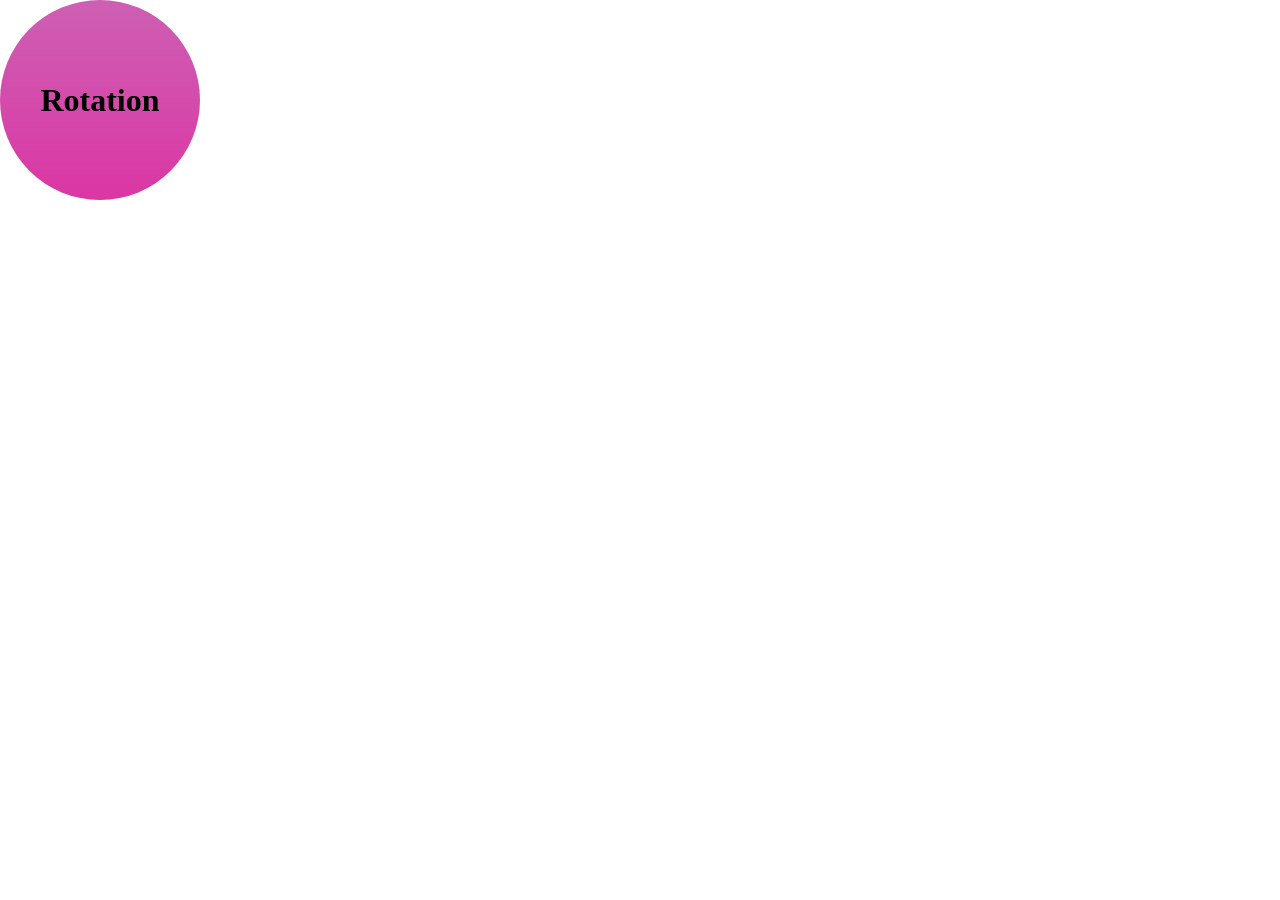
<file: 230308/animation.html>
<!DOCTYPE html>
<html lang="ko">
<head>
  <meta charset="UTF-8">
  <meta http-equiv="X-UA-Compatible" content="IE=edge">
  <meta name="viewport" content="width=device-width, initial-scale=1.0">
  <title>Document</title>
  <style>
    * {
      margin: 0; padding: 0;
    }
    body {
      position: relative;
    }
    #box{
      position: absolute;
      width: 200px; height: 200px;
      border-radius: 100px;
      text-align: center;
      line-height: 200px;
      background: linear-gradient(#cd60b3 0%, #db36a4 100%);
      
      animation: rint 2s linear alternate infinite; /*밑에 걸 한번에 쓸 수 있음*/
      /* animation-name: rint;
      animation-duration: 2s;
      animation-iteration-count: infinite; /*무한반복*/
      /* animation-direction: alternate; /*왔다갔다*/
      /* animation-timing-function: linear; */
    }

    #box:hover {
      animation-play-state: paused;
    }

    @keyframes rint { /*얘를 작성해줘야 애니메이션 적용가능*/
      from {
        left: 0;
        transform: rotate(0deg);
      }
      50% { /*중간지점 //1s만에 left 500px에 가있고 가서 나머지를 돈다*/
        left: 500px;
      }
      to {
        left: 500px;
        transform: rotate(360deg);
      } 
      
    }
  </style>
</head>
<body>
  <div id="box">
    <h1>Rotation</h1>
  </div>
</body>
</html>
</file>
<file: 230307/coupang_page/style.css>
/* reset */
* {
  margin: 0;
  padding: 0;
}
body {
  box-sizing: border-box;
}
li {
  list-style: none;
}
a {
  text-decoration: none;
}

/* header */
body {
  width: 980px;
  margin: 10px auto;
}
#main_header {
  position: relative;
}
#main_header .logo {
  position: absolute;
  left: 15px; top: 10px;
}
#main_header .login_menu {
  position: absolute;
  right: 0; top: 10px;
}
.login_menu a {
  color: black;
  text-align: center;
  display: inline-block;
  width: 70px; padding-left: 10px;
}

/* aside */
body {
  position: relative;
}
#global_aside {
  position: relative;
  left: 990px; top: 75px;
  width: 90px;
}
#global_aside > a {
  margin-bottom: 5px;
  display: inline-block;
}

/* nav top */
#top_gnb {
  position: absolute;
  top: 75px;
  overflow: hidden;
}
#top_gnb .menu {
  float: left;
  width: 140px; height: 50px;
  background: url('./img/css_sprites_top.png');
}

/* nav top_before */
#top_gnb .item1 {
  background-position: 0 0;
}
#top_gnb .item2 {
  background-position: 0 -50px;
}
#top_gnb .item3 {
  background-position: 0 -100px;
}
#top_gnb .item4 {
  background-position: 0 -150px;
}
#top_gnb .item5 {
  background-position: 0 -200px;
}
#top_gnb .item6 {
  background-position: 0 -250px;
}
#top_gnb .item7 {
  background-position: 0 -300px;
}

/* nav top_after :hover */
#top_gnb .item1:hover {
  background-position: 0 -350px;
}
#top_gnb .item2:hover {
  background-position: 0 -400px;
}
#top_gnb .item3:hover {
  background-position: 0 -450px;
}
#top_gnb .item4:hover {
  background-position: 0 -500px;
}
#top_gnb .item5:hover {
  background-position: 0 -550px;
}
#top_gnb .item6:hover {
  background-position: 0 -600px;
}
#top_gnb .item7:hover {
  background-position: 0 -650px;
}
/* nav top_after :click */
#top_gnb .item1:active {
  background-position: 0 0;
}
#top_gnb .item2:active {
  background-position: 0 -50px;
}
#top_gnb .item3:active {
  background-position: 0 -100px;
}
#top_gnb .item4:active {
  background-position: 0 -150px;
}
#top_gnb .item5:active {
  background-position: 0 -200px;
}
#top_gnb .item6:active {
  background-position: 0 -250px;
}
#top_gnb .item7:active {
  background-position: 0 -300px;
}

/* nav bottom */
#bottom_gnb {
  position: absolute;
  top: 125px;
  overflow: hidden;
}
#bottom_gnb .menu {
  float: left;
  width: 98px; height: 80px;
  background: url('./img/css_sprites_bottom.png');
}

/* nav bottom_before */
#bottom_gnb .item1 {
  background-position: 0 0;
}
#bottom_gnb .item2 {
  background-position: 0 -80px;
}
#bottom_gnb .item3 {
  background-position: 0 -160px;
}
#bottom_gnb .item4 {
  background-position: 0 -240px;
}
#bottom_gnb .item5 {
  background-position: 0 -320px;
}
#bottom_gnb .item6 {
  background-position: 0 -400px;
}
#bottom_gnb .item7 {
  background-position: 0 -480px;
}
#bottom_gnb .item8 {
  background-position: 0 -560px;
}
#bottom_gnb .item9 {
  background-position: 0 -640px;
}
#bottom_gnb .item10 {
  background-position: 0 -720px;
}

/* nav bottom_after:hover */
#bottom_gnb .item1:hover {
  background-position: 0 -800px;
}
#bottom_gnb .item2:hover {
  background-position: 0 -880px;
}
#bottom_gnb .item3:hover {
  background-position: 0 -960px;
}
#bottom_gnb .item4:hover {
  background-position: 0 -1040px;
}
#bottom_gnb .item5:hover {
  background-position: 0 -1120px;
}
#bottom_gnb .item6:hover {
  background-position: 0 -1200px;
}
#bottom_gnb .item7:hover {
  background-position: 0 -1280px;
}
#bottom_gnb .item8:hover {
  background-position: 0 -1440px;
}
#bottom_gnb .item9:hover {
  background-position: 0 -1520px;
}
#bottom_gnb .item10:hover {
  background-position: 0 -1360px;
}
/* nav bottom_after:click */
#bottom_gnb .item1:active {
  background-position: 0 0;
}
#bottom_gnb .item2:active {
  background-position: 0 -80px;
}
#bottom_gnb .item3:active {
  background-position: 0 -160px;
}
#bottom_gnb .item4:active {
  background-position: 0 -240px;
}
#bottom_gnb .item5:active {
  background-position: 0 -320px;
}
#bottom_gnb .item6:active {
  background-position: 0 -400px;
}
#bottom_gnb .item7:active {
  background-position: 0 -480px;
}
#bottom_gnb .item8:active {
  background-position: 0 -560px;
}
#bottom_gnb .item9:active {
  background-position: 0 -640px;
}
#bottom_gnb .item10:active {
  background-position: 0 -720px;
}

/* detail list */
#detail_list {
  overflow: hidden;
  position: absolute;
  top: 205px;
  background-color: black;
  width: 980px; height: 320px;
  float: left;
  text-align: center;
}
#detail_list ul {
  float: left;
  width: 180px;
  padding-left: 14px;
}
#detail_list li {
  color: white;
  height: 15px;
  margin-top: 9px;
  padding: 3px 5px;
  text-align: center;
}
#detail_list .header {
  color: #48c5ff;
  font-weight: bold;
}

/* content */
#content {
  margin-top: -130px;
}
#product_sec #product_art {
  float: left;
  width: 795px;
}
#product_sec #product_aside {
  float: right;
  width: 170px;
}
</file>
<file: 230307/onepage/style.css>
/* reset */
* {
  margin: 0;
  padding: 0;
}
body {
  box-sizing: border-box;
}
li {
  list-style: none;
}
a {
  text-decoration: none;
}

/* nav */
nav {
  background: antiquewhite;
  width: 100%; height: 50px;
  margin: 0; padding: 0;
  text-align: center;
  position: fixed;
}
a.nav-btn {
  display: inline-block;
  width: 20%; height: 50px;
  line-height: 50px;
}
nav a:link, nav a:visited { /*nav에 버튼을 눌러도 폰트 색을 검정으로 유지*/
  color: #000;
  text-align: center;
  font-weight: bold;
  font-size: 1.1em;
}

/* section-enviroment*/
section {
  width: 100%; height: 1240px;
  margin: 0 auto;
  padding: 20px;
}
section > h2 {
  text-align: center;
  line-height: 1240px;
  font-size: 4em;
  color: white;
  text-shadow: 1px 1px 1px black;
}

/* section-img */
.page1 {
  background: url('./img/eu.jpg');
  background-size: cover;
  background-position: center;
}
.page2 {
  background: url('./img/us.jpg');
  background-size: cover;
  background-position: center;
}
.page3 {
  background: url('./img/ch.jpg');
  background-size: cover;
  background-position: center;
}
.page4 {
  background: url('./img/jp.jpg');
  background-size: cover;
  background-position: center;
}
</file>
<file: 230307/responsive_onepage/style.css>
/* reset */
* {
  margin: 0;
  padding: 0;
}
body {
  box-sizing: border-box;
}
li {
  list-style: none;
}
a {
  text-decoration: none;
}

/* nav menu mobile*/
#wrap {
  display: none;
  width: 100vw; height: 40px;
  background-color: white;
  background-attachment: fixed;
  text-align: center;
  position: fixed;
}
#nav{
  display: inline-block;
  width: 1100px; height: 40px;
  overflow: hidden;
}
#nav #nav_left, #nav_right {
  float: left;
  text-align: center;
  line-height: 40px;
}
#nav_left {
  width: 600px; height: 40px;
  margin-right: 15px;
}
#nav_right {
  width: 300px; height: 40px;
}

/* nav font */
#nav_left > a.gnb {
  color: black;
  font-size: 18px;
  font-weight: 900;
  line-height: 40px;
  margin: 0 40px;
}
#nav_right > a.lnb {
  color: black;
  font-size: 16px;
  font-weight: 900;
  line-height: 40px;
  margin: 0 20px;
}
a.btn {
  display: inline-block;
  height: 40px;
  text-align: center;
  line-height: 40px;
}

/* sprite img */
#nav_right > #btn1 {
  background: url('./img/css_sprites\ \(3\).png');
  width: 40px;
  background-position: 0 0;
}
#nav_right > #btn2 {
  background: url('./img/css_sprites\ \(3\).png');
  width: 40px;
  background-position: -40px 0;
}
#nav_right > #btn3 {
  background: url('./img/css_sprites\ \(3\).png');
  width: 40px;
  background-position: -80px 0;
}

/* section menu */
section {
  width: 100vw; height: 1080px;
}
section.page1 {
  background: url('./img/1.jpg') no-repeat;
  background-size: cover;
  background-position: center;
}
section.page2 {
  background: url('./img/2.jpg') no-repeat;
  background-size: cover;
  background-position: center;
}
section.page3 {
  background: url('./img/3.jpg') no-repeat;
  background-size: cover;
  background-position: center;
}
section.page4 {
  background: url('./img/4.jpg') no-repeat;
  background-size: cover;
  background-position: center;
}

/* toggle btn */
input[id="menuicon"] {
  display: none;
}
input[id="menuicon"] + label {
  width: 30px; height: 22px;
  display: block;  /*모바일 버전에서 추가*/
  position: relative;
  position: fixed;
  cursor: pointer;
  margin: 20px;
}
input[id="menuicon"] + label span {
  display: block; /*모바일 버전에서 추가*/
  width: 100%; height: 3px;
  background-color: black;
  border-radius: 30px;
  position: absolute;
  transition: .35s;
}
input[id="menuicon"] + label span:nth-child(1) {
  top: 10%;
}
input[id="menuicon"] + label span:nth-child(2) {
  top: 50%;
}
input[id="menuicon"] + label span:nth-child(3) {
  bottom: 0;
}

/* span button motion */
input[id="menuicon"]:checked + label {
  z-index: 2;
}
input[id="menuicon"]:checked + label span:nth-child(1) {
  top: 50%; transform: translateY(-50%) rotate(45deg);
  z-index: 2;
}
input[id="menuicon"]:checked + label span:nth-child(2) {
  opacity: 0; z-index: 2;
}
input[id="menuicon"]:checked + label span:nth-child(3) {
  bottom: 50%; transform: translateY(50%) rotate(-45deg);
  z-index: 2;
}

/* button bg */
div[id="sidebar"] {
  width: 130px; height: 70%;
  background-color: white;
  position: fixed;
  top: 0; left: -220px;
  transition: .35s;
  opacity: 0.9;
}
input[id="menuicon"]:checked + label + div {
  left: 0;
}

/* sidebar font */
div#sidebar > ul {
  margin-top: 74px;
  margin-left: 20px;
}
.menu > li > a {
  display: block;
  z-index: 3;
  color: black;
}
.top > li > a {
  font-weight: 900;
  font-size: 1.2em;
  margin-bottom: 24px;
}
.bottom {
  margin-top: 50px;
}
.bottom > li > a {
  font-weight: 400;
  font-weight: 1em;
  margin-bottom: 24px;
}

/* PC */
@media screen and (min-width:750px) {
  /* nav menu PC*/
#wrap {
  display: block;
  width: 100vw; height: 40px;
  background-color: white;
  background-attachment: fixed;
  text-align: center;
  position: fixed;
}
#nav{
  display: inline-block;
  width: 1100px; height: 40px;
  overflow: hidden;
}
#nav #nav_left, #nav_right {
  float: left;
  text-align: center;
  line-height: 40px;
}
#nav_left {
  width: 600px; height: 40px;
  margin-right: 15px;
}
#nav_right {
  width: 300px; height: 40px;
}

/* nav font */
#nav_left > a.gnb {
  color: black;
  font-size: 18px;
  font-weight: 900;
  line-height: 40px;
  margin: 0 40px;
}
#nav_right > a.lnb {
  color: black;
  font-size: 16px;
  font-weight: 900;
  line-height: 40px;
  margin: 0 20px;
}
a.btn {
  display: inline-block;
  height: 40px;
  text-align: center;
  line-height: 40px;
}

/* sprite img */
#nav_right > #btn1 {
  background: url('./img/css_sprites\ \(3\).png');
  width: 40px;
  background-position: 0 0;
}
#nav_right > #btn2 {
  background: url('./img/css_sprites\ \(3\).png');
  width: 40px;
  background-position: -40px 0;
}
#nav_right > #btn3 {
  background: url('./img/css_sprites\ \(3\).png');
  width: 40px;
  background-position: -80px 0;
}

/* section menu */
section {
  width: 100vw; height: 1080px;
}
section.page1 {
  background: url('./img/1.jpg') no-repeat;
  background-size: cover;
}
section.page2 {
  background: url('./img/2.jpg') no-repeat;
  background-size: cover;
}
section.page3 {
  background: url('./img/3.jpg') no-repeat;
  background-size: cover;
}
section.page4 {
  background: url('./img/4.jpg') no-repeat;
  background-size: cover;
}

/* toggle btn */
input[id="menuicon"] {
  display: none;
}
input[id="menuicon"] + label {
  display: none;
  width: 30px; height: 22px;
  display: block;
  position: relative;
  position: fixed;
  cursor: pointer;
  margin: 20px;
}
input[id="menuicon"] + label span {
  display: none;
  display: block;
  width: 100%; height: 3px;
  background-color: black;
  border-radius: 30px;
  position: absolute;
  transition: .35s;
}
input[id="menuicon"] + label span:nth-child(1) {
  top: 0;
}
input[id="menuicon"] + label span:nth-child(2) {
  top: 40%;
}
input[id="menuicon"] + label span:nth-child(3) {
  bottom: 10%;
}

/* span button motion */
input[id="menuicon"]:checked + label {
  z-index: 2;
}
input[id="menuicon"]:checked + label span:nth-child(1) {
  top: 50%; transform: translateY(-50%) rotate(45deg);
  z-index: 2;
}
input[id="menuicon"]:checked + label span:nth-child(2) {
  opacity: 0; z-index: 2;
}
input[id="menuicon"]:checked + label span:nth-child(3) {
  bottom: 50%; transform: translateY(50%) rotate(-45deg);
  z-index: 2;
}

/* button bg */
div[id="sidebar"] {
  width: 130px; height: 70%;
  background-color: white;
  position: fixed;
  top: 0; left: -220px;
  transition: .35s;
  opacity: 0.9;
}
input[id="menuicon"]:checked + label + div {
  left: 0;
}

/* sidebar font */
div#sidebar > ul {
  margin-top: 74px;
  margin-left: 20px;
}
.menu > li > a {
  display: block;
  z-index: 3;
  color: black;
}
.top > li > a {
  font-weight: 900;
  font-size: 1.2em;
  margin-bottom: 24px;
}
.bottom {
  margin-top: 50px;
}
.bottom > li > a {
  font-weight: 400;
  font-weight: 1em;
  margin-bottom: 24px;
}
}
</file>
<file: 230307/tablet/CSS/style.css>
/* reset */
* {
  margin: 0;
  padding: 0;
}
body {
  box-sizing: border-box;
}
li {
  list-style: none;
}
a {
  text-decoration: none;
}

/* header */
#main_header {
  background-color: #1d4088;
  height: 60px;
  line-height: 60px;
  padding-left: 10px;
  border-bottom: 1px solid black;
}
#main_header a {
  color: wheat;
}

/* main_gnb */
#main_gnb a {
  display: block;
  padding: 10px 20px;
  font-weight: bold;
  color: wheat;
  border-left: 1px solid #5f6673;
  border-right: 1px solid #242a37;
}
#main_gnb {
  overflow: hidden;
  background-color: #32394a;
  border-bottom: 1px solid black;
}
#main_gnb > ul.left {
  float: left;
  overflow: hidden;
}
#main_gnb > ul.right {
  float: right;
  overflow: hidden;
}
#main_gnb > ul.left > li {
  float: left;
}
#main_gnb > ul.right > li {
  float: right;
}

/* wrap content */
#wrap {
  overflow: hidden;
}
#wrap > #main_lnb {
  float: left;
  width: 200px;
}
#wrap > #content_wrap {
  float: left;
  width: 100%;
  margin-left: -200px;
}
#wrap #content {
  padding-left: 200px;
  margin-top: 12px;
}
#content > article {
  padding-left: 20px;
}
article p {
  padding-left: 20px;
  margin-bottom: 14px;
}

/* main_lnb */
#wrap > #main_lnb {
  height: 100%;
  background-color: #71b1d1;
}
#wrap a {
  display: block;
  height: 40px;
  line-height: 40px;
  padding-left: 15px;
  border-top: 1px solid #96d6f6;
  border-bottom: 1px solid #6298b2;
}

/* footer */
#main_footer {
  text-align: center;
  border-top: 1px solid black;
  height: 60px;
  line-height: 30px;
  padding-left: 10px;
}

@media screen and (max-width:808px) {
  
/* main_gnb */

#main_gnb a {
  display: block;
  padding: 10px 20px;
  font-weight: bold;
  color: wheat;
  border-left: 1px solid #5f6673;
  border-right: 1px solid #242a37;
}
#main_gnb {
  overflow: hidden;
  background-color: #32394a;
  border-bottom: 1px solid black;
}
#main_gnb > ul.left {
  float: left;
  overflow: hidden;
}
#main_gnb > ul.right {
  float: right;
  overflow: hidden;
  display: none;
}
#main_gnb > ul.left > li {
  float: left;
}
#main_gnb > ul.right > li {
  float: right;
}

}
</file>
<file: 230309/bootstrap/style.css>
body {
  padding-top: 70px;
}
.box {
  padding-top: 20px;
}
.row {
  padding: 30px;
}
</file>
<file: 230306/230306/모바일화면/style.css>
/* 초기설정 */
* {
  margin: 0; padding: 0;
}
body {
  box-sizing: border-box;
}
li {
  list-style: none;
}
a {
  text-decoration: none;
  color: black;
}

/* 토글박스 버튼 */
#main_header {
  height: 45px;
  background: url('../모바일화면/img/header_background.png');
  text-align: center;
  line-height: 45px;
  position: relative;
}
#main_header > h1 {
  color: white;
}
#main_header > a, #main_header > label {
  position: absolute;
  display: block;
  height: 32px;
}
#main_header > a.left {
  left: 5px;
  top: 7px;
  width: 62px; height: 32px;
  background: url('./img/css_sprites.png') -10px -10px;
}
#main_header > label.right {
  right: 5px; top: 7px;
  width: 32px; height: 32px;
  background: url('./img/css_sprites.png') -92px -10px;
}

/* 하단 토글박스 메뉴 */
#toggle {
  display: none;
}
#toggle + #wrap > #toggle_gnb_wrap {
  display: none;
}
#toggle:checked + #wrap > #toggle_gnb_wrap {
  display: block;
}
#toggle_gnb_wrap {
  background-color: rgb(60, 167, 60);
  padding: 15px;
}
#toggle_gnb > ul > #toggle_top {
  text-align: center;
}
#toggle_gnb > ul > #toggle_top > li {
  display: inline-block;
  width: 70px;
}
#toggle_gnb > ul > #toggle_top > li > a {
  color: white;
}
#toggle_gnb > ul > #toggle_bottom {
  text-align: center;
}
#toggle_gnb > ul > #toggle_bottom > li {
  display: inline-block;
  width: 70px;
}
#toggle_gnb > ul > #toggle_bottom > li > a {
  color: white;
}

/* gnb 메뉴 _1 */
#top_gnb {
  overflow: hidden;
  border: 1px solid green;
  background-color: rgb(60, 167, 60);
}
#top_gnb > div > a{
  float: left;
  width: 25%; height: 35px;
  text-align: center;
  line-height: 35px;
  color: white;
  font-weight: bold;
}

/* gnb 메뉴 _2 */
#bottom_gnb {
  width: 100%;
  border: 1px solid rgb(60, 167, 60);
  display: table;
}
#bottom_gnb > div {
  display: table-cell;
  position: relative;
}
#bottom_gnb > div > a {
  display: block;
  height: 35px;
  line-height: 35px;
  text-align: center;
}
#bottom_gnb > div > a::before {
  content: "";
  width: 1px; height: 15px;
  border-left: 1px solid black;
  display: block;
  position: absolute;
  top: 9px; left: -3px;
}

/* 본문 스타일 */
#section_header {
  padding: 20px;
}

#section_article {
  padding: 20px;
}

/* footer */
#main_footer {
  text-align: center;
  border : 1px solid rgb(60, 167, 60);
  padding: 10px;
}
</file>
